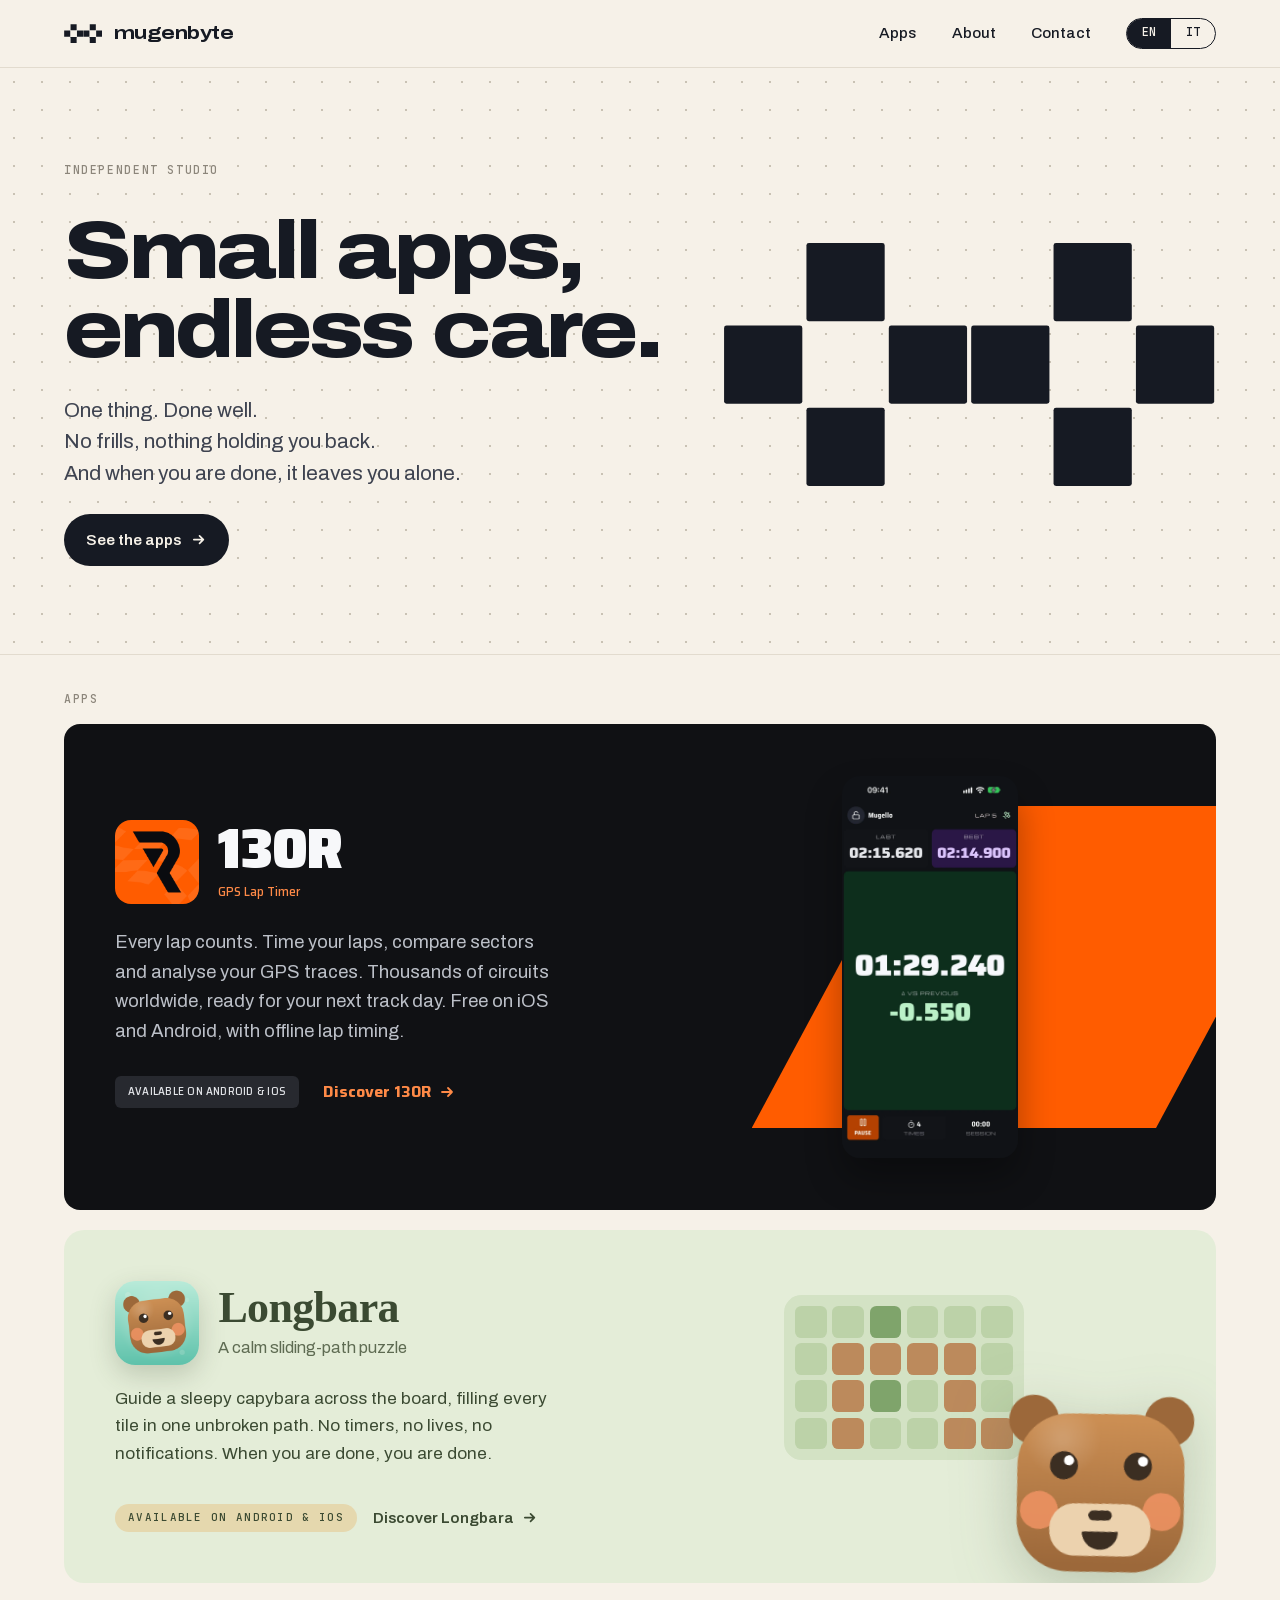
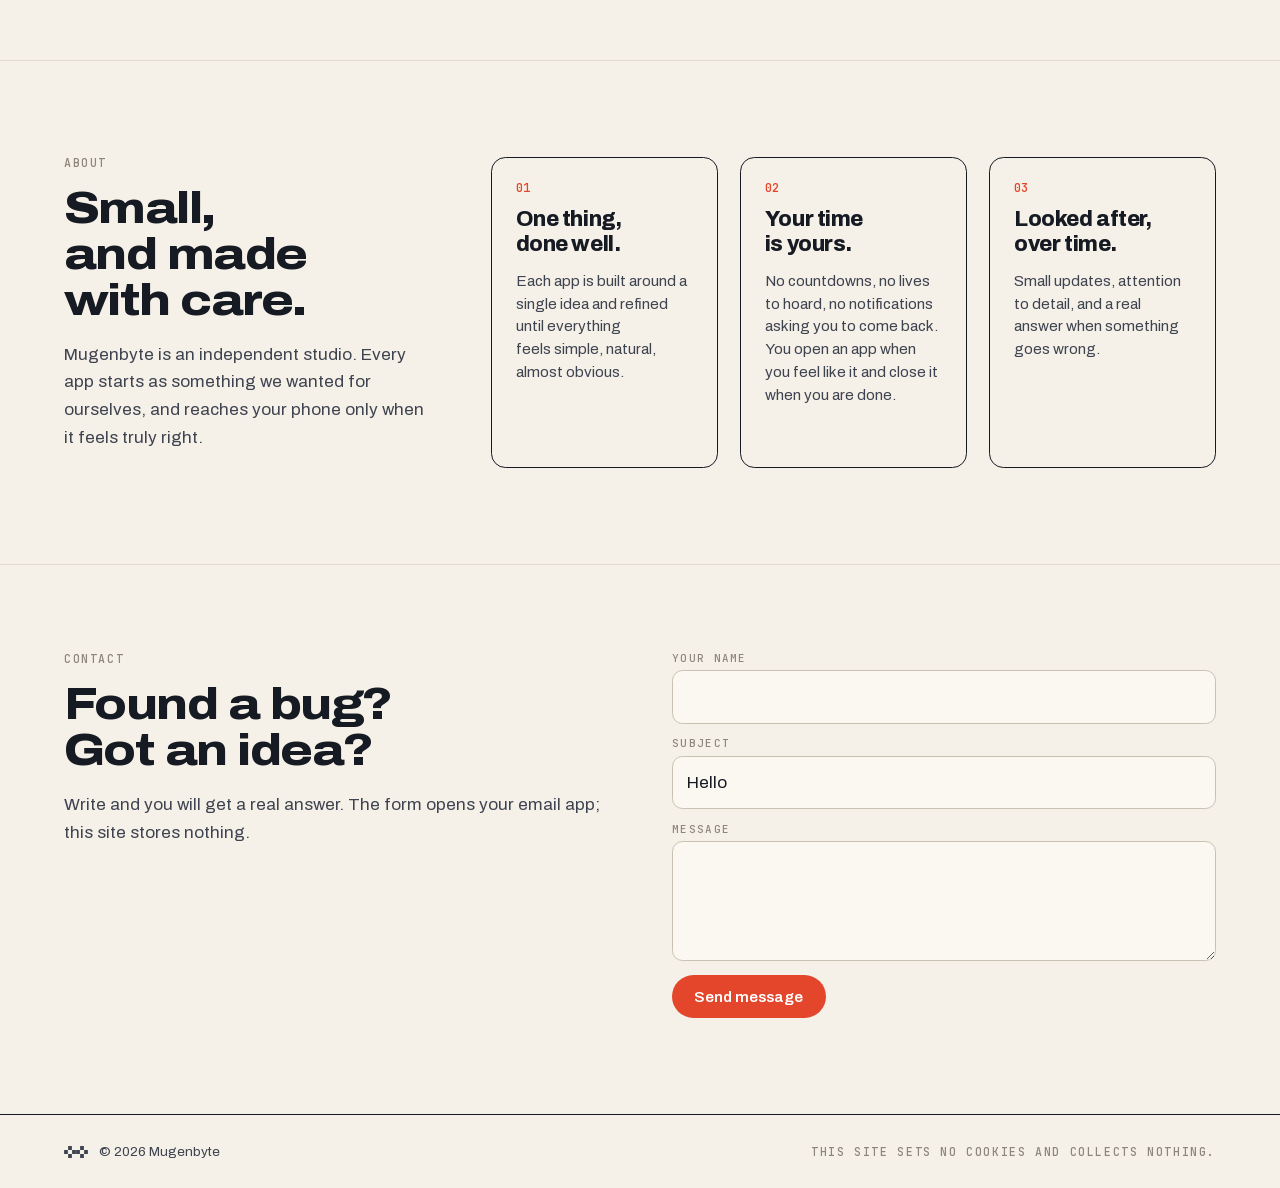
<file: index.html>
<!doctype html>
<html lang="en">
<head>
<meta charset="utf-8">
<meta name="viewport" content="width=device-width, initial-scale=1">
<title data-en="Mugenbyte — small apps, endless care" data-it="Mugenbyte — piccole app, cura infinita">Mugenbyte — small apps, endless care</title>
<meta name="description"
      data-en="Mugenbyte is an independent studio making small mobile apps of different kinds, each built to do one thing well."
      data-it="Mugenbyte è uno studio indipendente che fa piccole app per telefono di tipi diversi, ognuna fatta per fare una cosa sola e bene."
      content="Mugenbyte is an independent studio making small mobile apps of different kinds, each built to do one thing well.">
<link rel="canonical" href="https://www.mugenbyte.com/">
<meta property="og:type" content="website">
<meta property="og:site_name" content="Mugenbyte">
<meta property="og:title" content="Mugenbyte — small apps, endless care">
<meta property="og:description" content="An independent studio making small mobile apps of different kinds, each built to do one thing well.">
<meta property="og:url" content="https://www.mugenbyte.com/">
<meta property="og:image" content="https://www.mugenbyte.com/assets/brand/og.png">
<meta name="twitter:card" content="summary_large_image">
<meta name="twitter:title" content="Mugenbyte — small apps, endless care">
<meta name="twitter:description" content="Independent mobile apps made to do one thing well.">
<meta name="twitter:image" content="https://www.mugenbyte.com/assets/brand/og.png">
<script type="application/ld+json">
{"@context":"https://schema.org","@type":"Organization","name":"Mugenbyte","url":"https://www.mugenbyte.com/","logo":"https://www.mugenbyte.com/assets/brand/icon-512.png","sameAs":["https://apps.apple.com/app/longbara/id6804497431","https://play.google.com/store/apps/details?id=com.pietronux.longbara","https://130r.app"]}
</script>
<meta name="theme-color" content="#F6F1E8" media="(prefers-color-scheme: light)">
<meta name="theme-color" content="#14171E" media="(prefers-color-scheme: dark)">
<link rel="icon" href="/assets/brand/favicon.svg" type="image/svg+xml">
<link rel="apple-touch-icon" href="/assets/brand/apple-touch-icon.png">
<link rel="stylesheet" href="/assets/shared.css">
<link rel="stylesheet" href="/assets/mugenbyte.css">
<script src="/assets/mugenbyte.js"></script>
<style>
  /* La board in miniatura di Longbara: non un ornamento,
     e' il gioco visto da lontano. */
  .board {
    position: absolute; right: clamp(4rem, 30%, 9rem); top: 0;
    display: grid; grid-template-columns: repeat(6, 1fr); gap: .35rem; width: min(100%, 15rem);
    padding: .7rem; border-radius: 1.1rem; background: #D3E2C4;
  }
  .tile { aspect-ratio: 1; border-radius: .4rem; background: #BCD2A8; }
  .tile--path { background: #BC8A5C; }
  .tile--block { background: #7FA46B; }
  .capy {
    position: absolute; right: -1.5rem; bottom: -3.5rem; width: clamp(9rem, 40%, 14rem); height: auto;
    rotate: 8deg; filter: drop-shadow(0 16px 30px rgba(59,74,50,.25));
    animation: bob 7s ease-in-out infinite;
  }
  @keyframes bob { 50% { transform: translateY(-9px) rotate(-2deg); } }
  @font-face { font-family:'130R Saira'; src:url('/assets/fonts/130r-saira.woff2') format('woff2'); font-weight:700 900; font-display:swap; }
  @font-face { font-family:'130R Saira SC'; src:url('/assets/fonts/130r-saira-sc.woff2') format('woff2'); font-weight:500; font-display:swap; }
  @font-face { font-family:'130R Michroma'; src:url('/assets/fonts/130r-michroma.woff2') format('woff2'); font-weight:400; font-display:swap; }
  .app--130r { --a-bg:#101114; --a-ink:#F7F8FA; --a-mute:#BCC0C8; --a-chip:#27292F; border-radius:16px; background:var(--a-bg); font-family:'130R Saira',system-ui,sans-serif; }
  .app--130r:hover { box-shadow:0 18px 44px rgba(16,17,20,.22); }
  .app--130r:focus-visible { outline:3px solid #FF5C00; outline-offset:5px; }
  .app--130r::selection { background:#FF5C00; color:#101114; }
  .app--130r .app-text { gap:1.5rem; }
  .app--130r .app-icon { padding:0; border-radius:16px; box-shadow:none; }
  .app--130r .app-head h3 { font:900 clamp(2.5rem,2rem + 1.8vw,3.5rem)/1 '130R Saira',system-ui,sans-serif; letter-spacing:-.025em; }
  .app--130r .app-head p { color:#FF8A47; font:500 .85rem/1.5 '130R Saira SC',system-ui,sans-serif; }
  .app--130r .app-text > p { color:var(--a-mute); font:400 clamp(1rem,.95rem + .25vw,1.15rem)/1.6 'Archivo',system-ui,sans-serif; margin:0; }
  .app--130r .app-foot { gap:1rem 1.5rem; }
  .app--130r .chip { color:#E5E7EB; border:0; background:var(--a-chip); font:500 .72rem/1.3 '130R Saira SC',system-ui,sans-serif; letter-spacing:.02em; border-radius:6px; }
  .app--130r .app-cta { color:#FF8A47; min-height:44px; font:700 1rem/1.4 '130R Saira',system-ui,sans-serif; }
  .app--130r .app-art { display:grid; place-items:center; min-height:24rem; isolation:isolate; }
  .app--130r .app-art::before { content:''; position:absolute; inset:8% -35% 8% 12%; background:#FF5C00; clip-path:polygon(30% 0,100% 0,70% 100%,0 100%); z-index:-1; }
  .app--130r .app-screen { display:block; width:11rem; height:auto; border-radius:18px; box-shadow:0 20px 36px rgba(0,0,0,.32); }
  @media (max-width:52rem) {
    .app--130r { gap:1.5rem; }
    .app--130r .app-art { min-height:21rem; }
    .app--130r .app-screen { width:9.5rem; }
    .app--130r .app-art::before { inset:5% -35% 5% -15%; }
  }

  @media (max-width: 52rem) {
    .app-art { min-height: 13rem; }
    .board { right: auto; left: 0; }
  }
</style>
</head>
<body>

<header class="site-head">
  <a class="brand" href="/" aria-label="Mugenbyte">
    <span class="mark" aria-hidden="true"><svg viewBox="0 0 6 3"><rect class="bit" x="1.025" y="0.025" width="0.95" height="0.95" rx="0.03"/><rect class="bit" x="4.025" y="0.025" width="0.95" height="0.95" rx="0.03"/><rect class="bit" x="0.025" y="1.025" width="0.95" height="0.95" rx="0.03"/><rect class="bit" x="2.025" y="1.025" width="0.95" height="0.95" rx="0.03"/><rect class="bit" x="3.025" y="1.025" width="0.95" height="0.95" rx="0.03"/><rect class="bit" x="5.025" y="1.025" width="0.95" height="0.95" rx="0.03"/><rect class="bit" x="1.025" y="2.025" width="0.95" height="0.95" rx="0.03"/><rect class="bit" x="4.025" y="2.025" width="0.95" height="0.95" rx="0.03"/></svg></span>
    <span class="wordmark">mugenbyte</span>
  </a>
  <nav class="site-nav" aria-label="Site">
    <a href="#apps" lang="en">Apps</a><a href="#apps" lang="it">App</a>
    <a href="#about" lang="en">About</a><a href="#about" lang="it">Chi siamo</a>
    <a href="#contact" lang="en">Contact</a><a href="#contact" lang="it">Contatti</a>
    <ul class="lang" aria-label="Language">
      <li><button type="button" data-lang="en" aria-pressed="true"><span>EN</span></button></li>
      <li><button type="button" data-lang="it" aria-pressed="false"><span>IT</span></button></li>
    </ul>
  </nav>
</header>

<main>
  <section class="hero dots">
    <div>
      <p class="eyebrow rise" lang="en">Independent studio</p>
      <p class="eyebrow rise" lang="it">Studio indipendente</p>
      <h1 class="rise" lang="en">Small apps,<br>endless care.</h1>
      <h1 class="rise" lang="it">Piccole app,<br>cura infinita.</h1>
      <p class="lede rise" lang="en">One thing. Done well.<br>No frills, nothing holding you back.<br>And when you are done, it leaves you alone.</p>
      <p class="lede rise" lang="it">Una cosa sola. Fatta bene.<br>Senza fronzoli, senza trattenerti.<br>E quando hai finito, ti lascia in pace.</p>
      <div class="hero-actions rise">
        <a class="button" href="#apps"><span lang="en">See the apps</span><span lang="it">Guarda le app</span>
          <svg viewBox="0 0 16 16" fill="none" stroke="currentColor" stroke-width="1.8" stroke-linecap="round" stroke-linejoin="round" aria-hidden="true"><path d="M3 8h10M9 4l4 4-4 4"/></svg></a>
      </div>
    </div>
    <span class="mark rise" aria-hidden="true"><svg viewBox="0 0 6 3"><rect class="bit" x="1.025" y="0.025" width="0.95" height="0.95" rx="0.03"/><rect class="bit" x="4.025" y="0.025" width="0.95" height="0.95" rx="0.03"/><rect class="bit" x="0.025" y="1.025" width="0.95" height="0.95" rx="0.03"/><rect class="bit" x="2.025" y="1.025" width="0.95" height="0.95" rx="0.03"/><rect class="bit" x="3.025" y="1.025" width="0.95" height="0.95" rx="0.03"/><rect class="bit" x="5.025" y="1.025" width="0.95" height="0.95" rx="0.03"/><rect class="bit" x="1.025" y="2.025" width="0.95" height="0.95" rx="0.03"/><rect class="bit" x="4.025" y="2.025" width="0.95" height="0.95" rx="0.03"/></svg></span>
  </section>

  <div class="section-head" id="apps">
    <span class="eyebrow" lang="en">Apps</span>
    <span class="eyebrow" lang="it">App</span>
  </div>

  <div class="apps">

    <!-- 130R: identità racing e schermata reale del cronometro -->
    <a class="app app--130r" href="https://130r.app" target="_blank" rel="noopener noreferrer">
      <div class="app-text">
        <div class="app-head">
          <img class="app-icon" src="/130r/assets/icon.png" alt="" width="1024" height="1024" loading="lazy">
          <div>
            <h3>130R</h3>
            <p lang="en">GPS Lap Timer</p>
            <p lang="it">Cronometro GPS</p>
          </div>
        </div>
        <p lang="en">Every lap counts. Time your laps, compare sectors and analyse your GPS traces. Thousands of circuits worldwide, ready for your next track day. Free on iOS and Android, with offline lap timing.</p>
        <p lang="it">Ogni giro conta. Cronometra i giri, confronta i settori e analizza le tracce GPS. Migliaia di circuiti nel mondo, pronti per la tua prossima giornata in pista. Gratis su iOS e Android, con cronometraggio anche offline.</p>
        <div class="app-foot">
          <span class="chip" lang="en">Available on Android &amp; iOS</span>
          <span class="chip" lang="it">Disponibile su Android e iOS</span>
          <span class="app-cta"><span lang="en">Discover 130R</span><span lang="it">Scopri 130R</span>
            <svg viewBox="0 0 16 16" fill="none" stroke="currentColor" stroke-width="1.8" stroke-linecap="round" stroke-linejoin="round" aria-hidden="true"><path d="M3 8h10M9 4l4 4-4 4"/></svg></span>
        </div>
      </div>
      <div class="app-art" aria-hidden="true">
        <img class="app-screen" src="/130r/assets/live-en.webp" lang="en" width="720" height="1565" alt="" loading="lazy">
        <img class="app-screen" src="/130r/assets/live-it.webp" lang="it" width="720" height="1565" alt="" loading="lazy">
      </div>
    </a>

    <!-- Longbara: la sua ambientazione "bosco", il suo carattere Fraunces -->
    <a class="app" href="/longbara/" style="--a-bg:#E4EDD8; --a-ink:#3B4A32; --a-mute:#5E6B52; --a-chip:rgba(232,166,78,.3);">
      <div class="app-text">
        <div class="app-head">
          <img class="app-icon" src="/longbara/assets/icon.png" alt="" width="512" height="512" loading="lazy">
          <div>
            <h3 style="font-family:'Fraunces',Georgia,serif;font-weight:600;font-stretch:100%;letter-spacing:-.015em;font-variation-settings:'opsz' 60,'SOFT' 40">Longbara</h3>
            <p lang="en">A calm sliding-path puzzle</p>
            <p lang="it">Un puzzle di percorsi, senza fretta</p>
          </div>
        </div>
        <p lang="en">Guide a sleepy capybara across the board, filling every tile in one unbroken path. No timers, no lives, no notifications. When you are done, you are done.</p>
        <p lang="it">Guida un capibara assonnato sulla board, riempiendo ogni casella con un unico percorso continuo. Niente timer, niente vite, niente notifiche. Quando hai finito, hai finito.</p>
        <div class="app-foot">
          <span class="chip" lang="en">Available on Android &amp; iOS</span>
          <span class="chip" lang="it">Disponibile su Android e iOS</span>
          <span class="app-cta"><span lang="en">Discover Longbara</span><span lang="it">Scopri Longbara</span>
            <svg viewBox="0 0 16 16" fill="none" stroke="currentColor" stroke-width="1.8" stroke-linecap="round" stroke-linejoin="round" aria-hidden="true"><path d="M3 8h10M9 4l4 4-4 4"/></svg></span>
        </div>
      </div>
      <div class="app-art" aria-hidden="true">
        <div class="board">
          <div class="tile"></div><div class="tile"></div><div class="tile tile--block"></div><div class="tile"></div><div class="tile"></div><div class="tile"></div>
          <div class="tile"></div><div class="tile tile--path"></div><div class="tile tile--path"></div><div class="tile tile--path"></div><div class="tile tile--path"></div><div class="tile"></div>
          <div class="tile"></div><div class="tile tile--path"></div><div class="tile tile--block"></div><div class="tile"></div><div class="tile tile--path"></div><div class="tile"></div>
          <div class="tile"></div><div class="tile tile--path"></div><div class="tile"></div><div class="tile"></div><div class="tile tile--path"></div><div class="tile tile--path"></div>
        </div>
        <img class="capy" src="/longbara/assets/capybara.png" alt="" width="489" height="489" loading="lazy">
      </div>
    </a>

  </div>

  <section class="about" id="about">
    <div>
      <span class="eyebrow" lang="en">About</span>
      <span class="eyebrow" lang="it">Chi siamo</span>
      <h2 lang="en">Small, and made with care.</h2>
      <h2 lang="it">Piccole, e fatte con cura.</h2>
      <p class="muted" lang="en">Mugenbyte is an independent studio. Every app starts as something we wanted for ourselves, and reaches your phone only when it feels truly right.</p>
      <p class="muted" lang="it">Mugenbyte è uno studio indipendente. Ogni app nasce da qualcosa che volevamo per noi e arriva sul telefono solo quando ci sembra davvero a posto.</p>
    </div>
    <div class="promises">
      <div class="promise">
        <span class="n">01</span>
        <h3 lang="en">One thing, done well.</h3><h3 lang="it">Una cosa sola, fatta bene.</h3>
        <p lang="en">Each app is built around a single idea and refined until everything feels simple, natural, almost obvious.</p>
        <p lang="it">Ogni app nasce intorno a un'unica idea e viene rifinita finché tutto sembra semplice, naturale, quasi ovvio.</p>
      </div>
      <div class="promise">
        <span class="n">02</span>
        <h3 lang="en">Your time is yours.</h3><h3 lang="it">Il tuo tempo è tuo.</h3>
        <p lang="en">No countdowns, no lives to hoard, no notifications asking you to come back. You open an app when you feel like it and close it when you are done.</p>
        <p lang="it">Niente conto alla rovescia, niente vite da conservare, niente notifiche che ti chiedono di tornare. Apri un'app quando ne hai voglia e la chiudi quando hai finito.</p>
      </div>
      <div class="promise">
        <span class="n">03</span>
        <h3 lang="en">Looked after, over time.</h3><h3 lang="it">Curate, nel tempo.</h3>
        <p lang="en">Small updates, attention to detail, and a real answer when something goes wrong.</p>
        <p lang="it">Aggiornamenti piccoli, attenzione ai dettagli e una risposta vera quando qualcosa non va.</p>
      </div>
    </div>
  </section>

  <section class="contact" id="contact">
    <div>
      <span class="eyebrow" lang="en">Contact</span>
      <span class="eyebrow" lang="it">Contatti</span>
      <h2 lang="en">Found a bug?<br>Got an idea?</h2>
      <h2 lang="it">Un errore?<br>Un'idea?</h2>
      <p class="muted" lang="en">Write and you will get a real answer. The form opens your email app; this site stores nothing.</p>
      <p class="muted" lang="it">Scrivi e avrai una risposta vera. Il modulo apre la tua posta; questo sito non conserva nulla.</p>
    </div>
    <form id="contact-form">
      <label><span lang="en">Your name</span><span lang="it">Il tuo nome</span>
        <input type="text" name="name" autocomplete="name" required>
      </label>
      <label><span lang="en">Subject</span><span lang="it">Oggetto</span>
        <input type="text" name="subject" value="Hello" required>
      </label>
      <label><span lang="en">Message</span><span lang="it">Messaggio</span>
        <textarea name="message" required></textarea>
      </label>
      <div><button class="button button--hot" type="submit"><span lang="en">Send message</span><span lang="it">Invia il messaggio</span></button></div>
    </form>
  </section>
</main>

<footer class="site-foot">
  <span class="brand">
    <span class="mark" aria-hidden="true"><svg viewBox="0 0 6 3"><rect class="bit" x="1.025" y="0.025" width="0.95" height="0.95" rx="0.03"/><rect class="bit" x="4.025" y="0.025" width="0.95" height="0.95" rx="0.03"/><rect class="bit" x="0.025" y="1.025" width="0.95" height="0.95" rx="0.03"/><rect class="bit" x="2.025" y="1.025" width="0.95" height="0.95" rx="0.03"/><rect class="bit" x="3.025" y="1.025" width="0.95" height="0.95" rx="0.03"/><rect class="bit" x="5.025" y="1.025" width="0.95" height="0.95" rx="0.03"/><rect class="bit" x="1.025" y="2.025" width="0.95" height="0.95" rx="0.03"/><rect class="bit" x="4.025" y="2.025" width="0.95" height="0.95" rx="0.03"/></svg></span>
    <span>© <span id="year">2026</span> Mugenbyte</span>
  </span>
  <span class="eyebrow" lang="en">This site sets no cookies and collects nothing.</span>
  <span class="eyebrow" lang="it">Questo sito non usa cookie e non raccoglie nulla.</span>
</footer>

<script>
(function () {
  // L'indirizzo non sta scritto nel sorgente: un mailto in chiaro su una pagina
  // indicizzata si paga in spam. Per passare a un modulo vero (Formspree e simili)
  // basta mettere qui l'endpoint; da quel momento un terzo tratterebbe i dati di chi
  // scrive e l'informativa andrebbe integrata.
  var user = ['support', 'mugenbyte.com'];
  var ENDPOINT = '';
  var form = document.getElementById('contact-form');
  form.addEventListener('submit', function (event) {
    event.preventDefault();
    var data = new FormData(form);
    var name = (data.get('name') || '').trim();
    var subject = (data.get('subject') || 'Hello').trim();
    var message = (data.get('message') || '').trim();
    if (ENDPOINT) {
      fetch(ENDPOINT, { method: 'POST', body: data, headers: { Accept: 'application/json' } })
        .then(function () { form.reset(); })
        .catch(function () {});
      return;
    }
    window.location.href = 'mailto:' + user.join('@') +
      '?subject=' + encodeURIComponent(subject) +
      '&body=' + encodeURIComponent(message + '\n\n— ' + name);
  });
})();
</script>
</body>
</html>
</file>
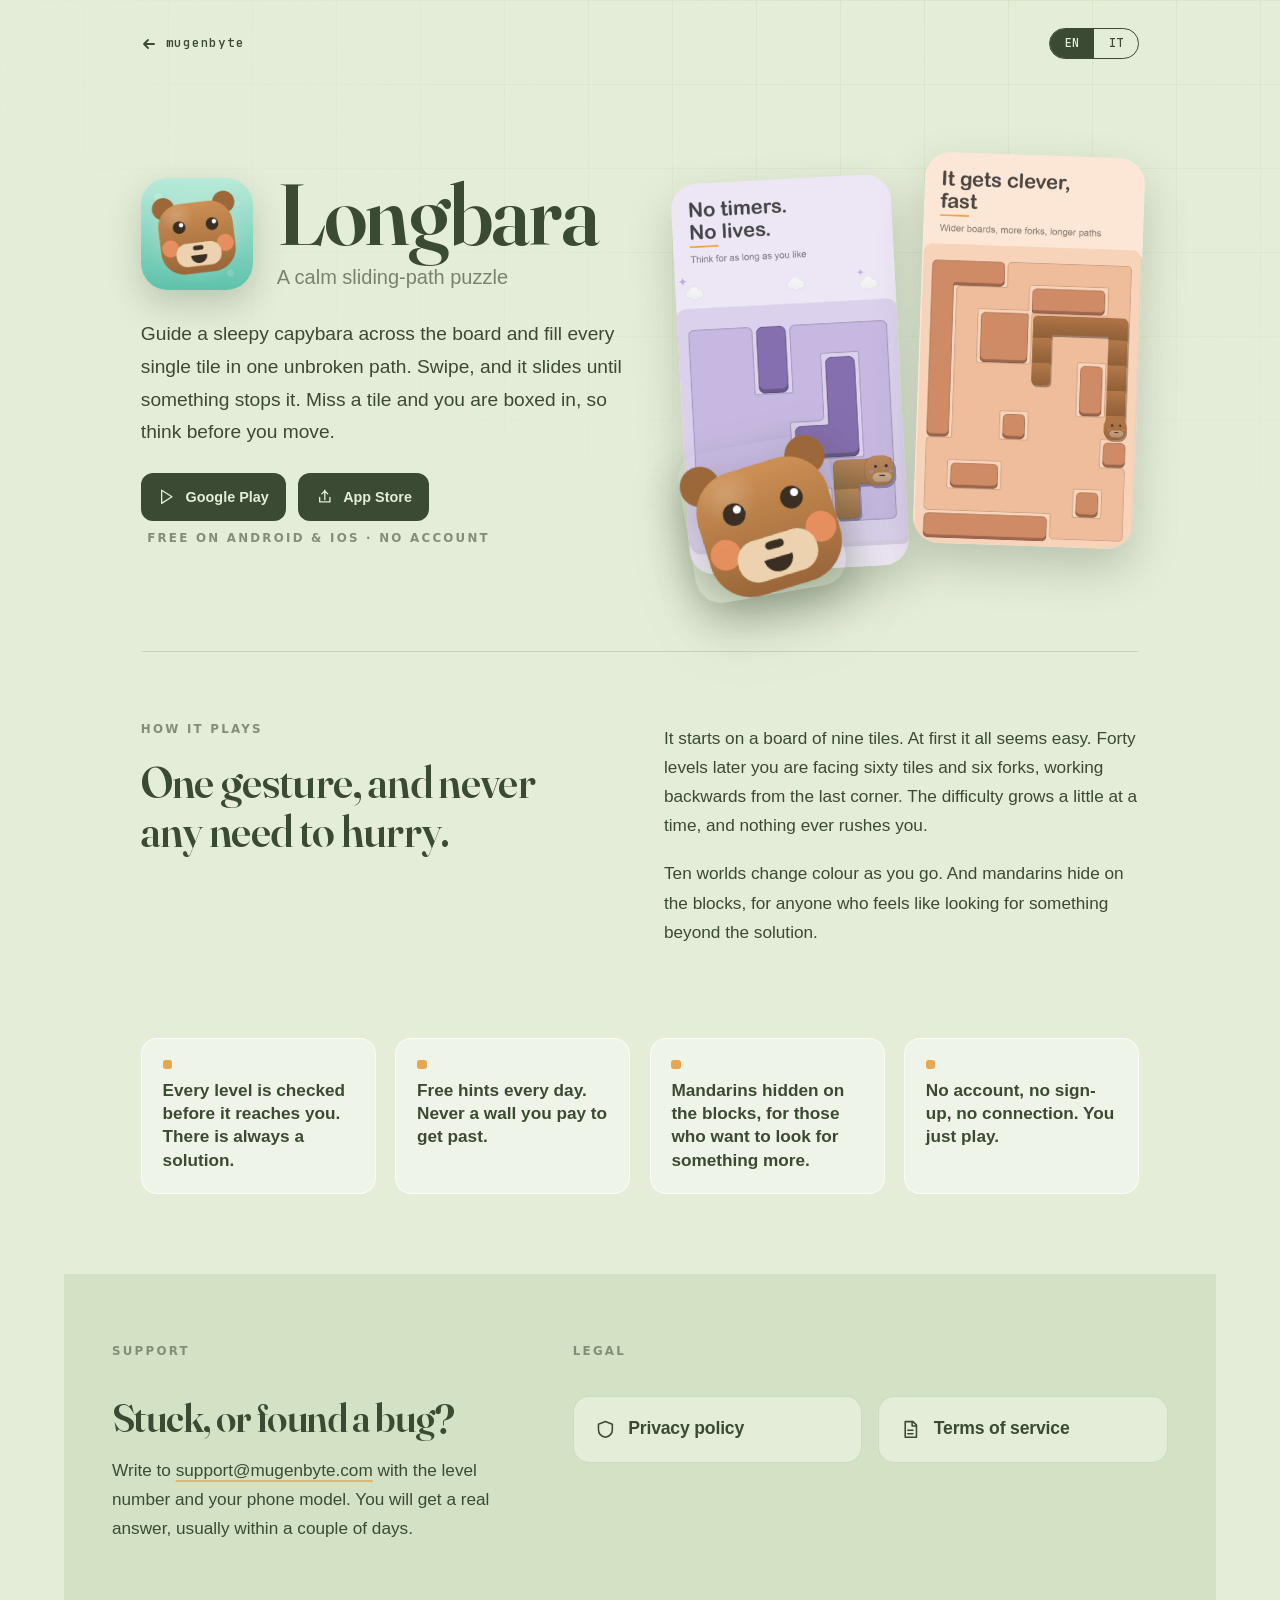
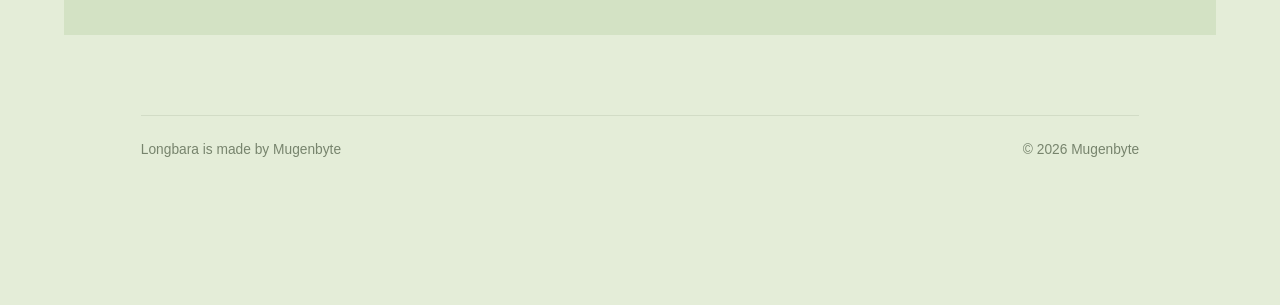
<file: longbara/index.html>
<!doctype html>
<html lang="en" data-world="bosco">
<head>
<meta charset="utf-8">
<meta name="viewport" content="width=device-width, initial-scale=1">
<title data-en="Longbara — a calm sliding-path puzzle" data-it="Longbara — un puzzle di percorsi, senza fretta">Longbara — a calm sliding-path puzzle</title>
<meta name="description"
      data-en="Guide a sleepy capybara across the board and fill every tile in one unbroken path. No timers, no lives. Free, by Mugenbyte."
      data-it="Guida un capibara assonnato sulla board e riempi ogni casella con un solo percorso continuo. Niente timer, niente vite. Gratis, di Mugenbyte."
      content="Guide a sleepy capybara across the board and fill every tile in one unbroken path. No timers, no lives. Free, by Mugenbyte.">
<link rel="canonical" href="https://www.mugenbyte.com/longbara/">
<meta property="og:type" content="website">
<meta property="og:site_name" content="Mugenbyte">
<meta property="og:title" content="Longbara — a calm sliding-path puzzle">
<meta property="og:description" content="Guide a sleepy capybara across the board and fill every tile in one unbroken path. No timers, no lives.">
<meta property="og:url" content="https://www.mugenbyte.com/longbara/">
<meta property="og:image" content="https://www.mugenbyte.com/longbara/assets/icon.png">
<meta name="twitter:card" content="summary_large_image">
<meta name="twitter:title" content="Longbara — a calm sliding-path puzzle">
<meta name="twitter:description" content="Guide a sleepy capybara across the board and fill every tile in one unbroken path.">
<meta name="twitter:image" content="https://www.mugenbyte.com/longbara/assets/icon.png">
<script type="application/ld+json">
{"@context":"https://schema.org","@type":"MobileApplication","name":"Longbara","operatingSystem":"iOS, Android","applicationCategory":"GameApplication","description":"A calm sliding-path puzzle where every move matters.","url":"https://www.mugenbyte.com/longbara/","downloadUrl":["https://apps.apple.com/app/longbara/id6804497431","https://play.google.com/store/apps/details?id=com.pietronux.longbara"],"author":{"@type":"Organization","name":"Mugenbyte","url":"https://www.mugenbyte.com/"}}
</script>
<meta name="theme-color" content="#E4EDD8" media="(prefers-color-scheme: light)">
<meta name="theme-color" content="#3B4A32" media="(prefers-color-scheme: dark)">
<link rel="icon" href="/longbara/assets/icon.png" type="image/png">
<link rel="apple-touch-icon" href="/longbara/assets/icon.png">
<link rel="stylesheet" href="/assets/shared.css">
<link rel="stylesheet" href="/assets/site.css">
<link rel="stylesheet" href="/longbara/longbara.css">
<script src="/assets/mugenbyte.js"></script>
<style>
  main { max-width: 72rem; }

  /* --- apertura: icona, nome, i due negozi, gli screenshot --- */
  .hero {
    display: grid; grid-template-columns: minmax(0, 1.1fr) minmax(0, 1fr); gap: clamp(2rem, 5vw, 4rem); align-items: center;
    padding: clamp(2.5rem, 7vw, 5rem) 0 clamp(2.5rem, 6vw, 4.5rem);
  }
  .hero > div:first-child { display: flex; flex-direction: column; gap: 1.5rem; }
  .title { display: flex; align-items: center; gap: clamp(1rem, 3vw, 1.5rem); }
  .title img { width: clamp(76px, 12vw, 112px); height: auto; border-radius: 24%; flex: none;
               box-shadow: 0 14px 34px color-mix(in oklab, var(--ink) 24%, transparent); }
  .title h1 { font-size: clamp(3rem, 1.8rem + 5vw, 5.4rem); line-height: .95; }
  .title p { margin: .35rem 0 0; font-size: clamp(1.05rem, 1rem + .4vw, 1.25rem); }
  .hero .lede { font-size: clamp(1.05rem, 1rem + .4vw, 1.2rem); max-width: 32rem; margin: 0; }

  .stores { display: flex; align-items: center; gap: .75rem; flex-wrap: wrap; }
  .store {
    display: inline-flex; align-items: center; gap: .6rem; padding: .75rem 1.1rem; border-radius: .75rem;
    background: var(--ink); color: var(--sky); font-weight: 600; font-size: .9rem; text-decoration: none;
  }
  .store svg { width: 1.1rem; height: 1.1rem; }
  .store[aria-disabled="true"] { opacity: .85; cursor: default; }
  .store small { font-weight: 500; opacity: .7; font-size: .8em; }
  .stores .eyebrow { margin: 0 0 0 .4rem; }

  .shots { display: flex; justify-content: flex-end; align-items: flex-end; gap: 1.2rem; position: relative; padding: 1rem 0 2rem; }
  .shots img {
    width: clamp(120px, 18vw, 220px); height: auto; border-radius: clamp(14px, 2.4vw, 26px);
    box-shadow: 0 20px 44px color-mix(in oklab, var(--ink) 25%, transparent);
  }
  .shots img:nth-child(1) { rotate: -3deg; translate: 0 1.5rem; }
  .shots img:nth-child(2) { rotate: 2deg; }
  .shots .capy {
    position: absolute; left: -.5rem; bottom: -1rem; width: clamp(7rem, 12vw, 9.5rem); rotate: -10deg;
    filter: drop-shadow(0 12px 22px color-mix(in oklab, var(--ink) 25%, transparent));
    animation: bob 7s ease-in-out infinite;
  }
  @keyframes bob { 50% { transform: translateY(-9px) rotate(3deg); } }
  @media (max-width: 52rem) {
    .hero { grid-template-columns: 1fr; }
    .shots { justify-content: flex-start; padding-left: 5rem; }
    .shots .capy { left: -1rem; }
  }

  /* --- come si gioca --- */
  .facts {
    display: grid; grid-template-columns: repeat(4, minmax(0, 1fr)); gap: 1.2rem; list-style: none; margin: 0; padding: 0;
  }
  .facts li {
    display: flex; flex-direction: column; gap: .6rem; padding: 1.3rem; border-radius: 1rem;
    background: color-mix(in oklab, #fff 42%, transparent); border: 1px solid color-mix(in oklab, #fff 70%, transparent);
    font-weight: 600; line-height: 1.35;
  }
  .facts li::before { content: ""; width: .6rem; height: .6rem; border-radius: .18rem; background: var(--accent); }
  @media (max-width: 60rem) { .facts { grid-template-columns: repeat(2, minmax(0, 1fr)); } }
  @media (max-width: 34rem) { .facts { grid-template-columns: 1fr; } }

  .story { display: grid; grid-template-columns: minmax(0, 1fr) minmax(0, 1fr); gap: clamp(1.5rem, 4vw, 3rem); padding: clamp(2.5rem, 6vw, 4.5rem) 0; }
  .story p { max-width: 30rem; }
  @media (max-width: 52rem) { .story { grid-template-columns: 1fr; } }

  /* --- supporto e file di rilascio: la fascia piu' scura --- */
  .release {
    display: grid; grid-template-columns: minmax(0, 1fr) minmax(0, 1.5fr); gap: clamp(2rem, 5vw, 4rem);
    padding: clamp(2.5rem, 6vw, 4.5rem) clamp(1.4rem, 4vw, 3rem); margin: 0 calc(-1 * var(--edge));
    background: var(--board);
  }
  .release > div { display: flex; flex-direction: column; gap: 1rem; }
  .release h2 { font-size: clamp(1.7rem, 1.2rem + 1.8vw, 2.5rem); }
  .files { display: grid; grid-template-columns: repeat(2, minmax(0, 1fr)); gap: 1rem; }
  .file {
    display: flex; align-items: center; gap: .8rem; padding: 1.1rem 1.3rem; border-radius: 1rem; text-decoration: none;
    background: var(--sky); border: 1px solid color-mix(in oklab, var(--ink) 12%, transparent);
    transition: transform .3s cubic-bezier(.16,1,.3,1), box-shadow .3s;
  }
  .file:hover { transform: translateY(-3px); box-shadow: 0 14px 30px color-mix(in oklab, var(--ink) 16%, transparent); }
  .file svg { width: 1.3rem; height: 1.3rem; flex: none; }
  .file strong { font-size: 1.1rem; letter-spacing: -.01em; }
  @media (max-width: 60rem) { .release { grid-template-columns: 1fr; } }
  @media (max-width: 40rem) { .files { grid-template-columns: 1fr; } }

  @media (prefers-color-scheme: dark) {
    .store { background: var(--sky); color: var(--ink); }
    .facts li { background: color-mix(in oklab, var(--sky) 8%, transparent); border-color: color-mix(in oklab, var(--sky) 14%, transparent); }
    .release { background: color-mix(in oklab, var(--ink) 80%, var(--sky)); }
    .file { background: var(--ink); border-color: color-mix(in oklab, var(--sky) 18%, transparent); }
  }
</style>
</head>
<body>
<main>
  <div class="app-head">
    <a class="back" href="/"><svg viewBox="0 0 16 16" fill="none" stroke="currentColor" stroke-width="1.8" stroke-linecap="round" stroke-linejoin="round" aria-hidden="true"><path d="M13 8H3M7 4L3 8l4 4"/></svg>mugenbyte</a>
    <ul class="lang" aria-label="Language">
      <li><button type="button" data-lang="en" aria-pressed="true"><span>EN</span></button></li>
      <li><button type="button" data-lang="it" aria-pressed="false"><span>IT</span></button></li>
    </ul>
  </div>

  <header class="hero">
    <div>
      <div class="title rise">
        <img src="/longbara/assets/icon.png" alt="" width="512" height="512">
        <div>
          <h1>Longbara</h1>
          <p class="muted" lang="en">A calm sliding-path puzzle</p>
          <p class="muted" lang="it">Un puzzle di percorsi, senza fretta</p>
        </div>
      </div>
      <p class="lede rise" lang="en">Guide a sleepy capybara across the board and fill every single tile in one unbroken path. Swipe, and it slides until something stops it. Miss a tile and you are boxed in, so think before you move.</p>
      <p class="lede rise" lang="it">Guida un capibara assonnato sulla board e riempi ogni singola casella con un solo percorso continuo. Scorri il dito e lui scivola finché qualcosa non lo ferma. Salta una casella e resti chiuso dentro: pensa prima di muovere.</p>
      <div class="stores rise">
        <a class="store" href="https://play.google.com/store/apps/details?id=com.pietronux.longbara" target="_blank" rel="noopener noreferrer"><svg viewBox="0 0 24 24" fill="none" stroke="currentColor" stroke-width="1.8" stroke-linecap="round" stroke-linejoin="round" aria-hidden="true"><path d="M5 3l14 9-14 9V3z"/></svg>Google Play</a>
        <a class="store" href="https://apps.apple.com/app/longbara/id6804497431" target="_blank" rel="noopener noreferrer"><svg viewBox="0 0 24 24" fill="none" stroke="currentColor" stroke-width="1.8" stroke-linecap="round" stroke-linejoin="round" aria-hidden="true"><path d="M12 3v13M8 8l4-4 4 4M5 13v6h14v-6"/></svg>App Store</a>
        <span class="eyebrow" lang="en">Free on Android &amp; iOS · no account</span>
        <span class="eyebrow" lang="it">Gratis su Android e iOS · senza account</span>
      </div>
    </div>
    <div class="shots rise" aria-hidden="true">
      <img src="/longbara/assets/shot-2.png" alt="" width="576" height="1024" loading="lazy">
      <img src="/longbara/assets/shot-3.png" alt="" width="576" height="1024" loading="lazy">
      <img class="capy" src="/longbara/assets/capybara.png" alt="" width="489" height="489" loading="lazy">
    </div>
  </header>

  <hr class="rule">

  <section class="story">
    <div>
      <p class="eyebrow" lang="en">How it plays</p>
      <p class="eyebrow" lang="it">Come si gioca</p>
      <h2 lang="en">One gesture, and never any need to hurry.</h2>
      <h2 lang="it">Un gesto solo, senza mai dover fare in fretta.</h2>
    </div>
    <div>
      <p lang="en">It starts on a board of nine tiles. At first it all seems easy. Forty levels later you are facing sixty tiles and six forks, working backwards from the last corner. The difficulty grows a little at a time, and nothing ever rushes you.</p>
      <p lang="it">Si parte da una board di nove caselle. All'inizio sembra tutto semplice. Quaranta livelli dopo, ti ritrovi davanti a sessanta caselle e sei bivi, a ragionare a ritroso dall'ultimo angolo. La difficoltà cresce poco alla volta, senza che nulla ti metta fretta.</p>
      <p lang="en">Ten worlds change colour as you go. And mandarins hide on the blocks, for anyone who feels like looking for something beyond the solution.</p>
      <p lang="it">Dieci ambientazioni cambiano colore man mano che avanzi. E sui blocchi si nascondono mandarini, per chi ha voglia di cercare qualcosa oltre la soluzione.</p>
    </div>
  </section>

  <ul class="facts">
    <li><span lang="en">Every level is checked before it reaches you. There is always a solution.</span><span lang="it">Ogni livello è verificato prima di arrivare a te. Una soluzione c'è sempre.</span></li>
    <li><span lang="en">Free hints every day. Never a wall you pay to get past.</span><span lang="it">Suggerimenti gratis ogni giorno. Mai un muro da pagare per andare avanti.</span></li>
    <li><span lang="en">Mandarins hidden on the blocks, for those who want to look for something more.</span><span lang="it">Mandarini nascosti sui blocchi, per chi vuole cercare qualcosa in più.</span></li>
    <li><span lang="en">No account, no sign-up, no connection. You just play.</span><span lang="it">Niente account, niente iscrizione, niente connessione. Puoi giocare e basta.</span></li>
  </ul>

  <section class="release" id="support" style="margin-top:clamp(3rem,7vw,5rem)">
    <div>
      <p class="eyebrow" lang="en">Support</p>
      <p class="eyebrow" lang="it">Supporto</p>
      <h2 lang="en">Stuck, or found a bug?</h2>
      <h2 lang="it">Bloccato, o hai trovato un errore?</h2>
      <p lang="en">Write to <a href="mailto:support@mugenbyte.com">support@mugenbyte.com</a> with the level number and your phone model. You will get a real answer, usually within a couple of days.</p>
      <p lang="it">Scrivi a <a href="mailto:support@mugenbyte.com">support@mugenbyte.com</a> con il numero del livello e il modello del telefono. Avrai una risposta vera, di solito entro un paio di giorni.</p>
    </div>
    <div id="legal">
      <p class="eyebrow" lang="en">Legal</p>
      <p class="eyebrow" lang="it">Documenti</p>
      <div class="files">
        <a class="file" href="/longbara/privacy">
          <svg viewBox="0 0 24 24" fill="none" stroke="currentColor" stroke-width="1.8" stroke-linecap="round" stroke-linejoin="round" aria-hidden="true"><path d="M12 3l8 3v6c0 5-3.5 8-8 9-4.5-1-8-4-8-9V6l8-3z"/></svg>
          <strong lang="en">Privacy policy</strong><strong lang="it">Informativa sulla privacy</strong>
        </a>
        <a class="file" href="/longbara/terms">
          <svg viewBox="0 0 24 24" fill="none" stroke="currentColor" stroke-width="1.8" stroke-linecap="round" stroke-linejoin="round" aria-hidden="true"><path d="M6 3h9l4 4v14H6V3zM14 3v5h5M9 13h6M9 17h6"/></svg>
          <strong lang="en">Terms of service</strong><strong lang="it">Termini di servizio</strong>
        </a>
      </div>
    </div>
  </section>

  <footer class="app-foot muted">
    <span><span lang="en">Longbara is made by</span><span lang="it">Longbara è fatto da</span> <a href="/">Mugenbyte</a></span>
    <span>© <span id="year">2026</span> Mugenbyte</span>
  </footer>
</main>
</body>
</html>
</file>
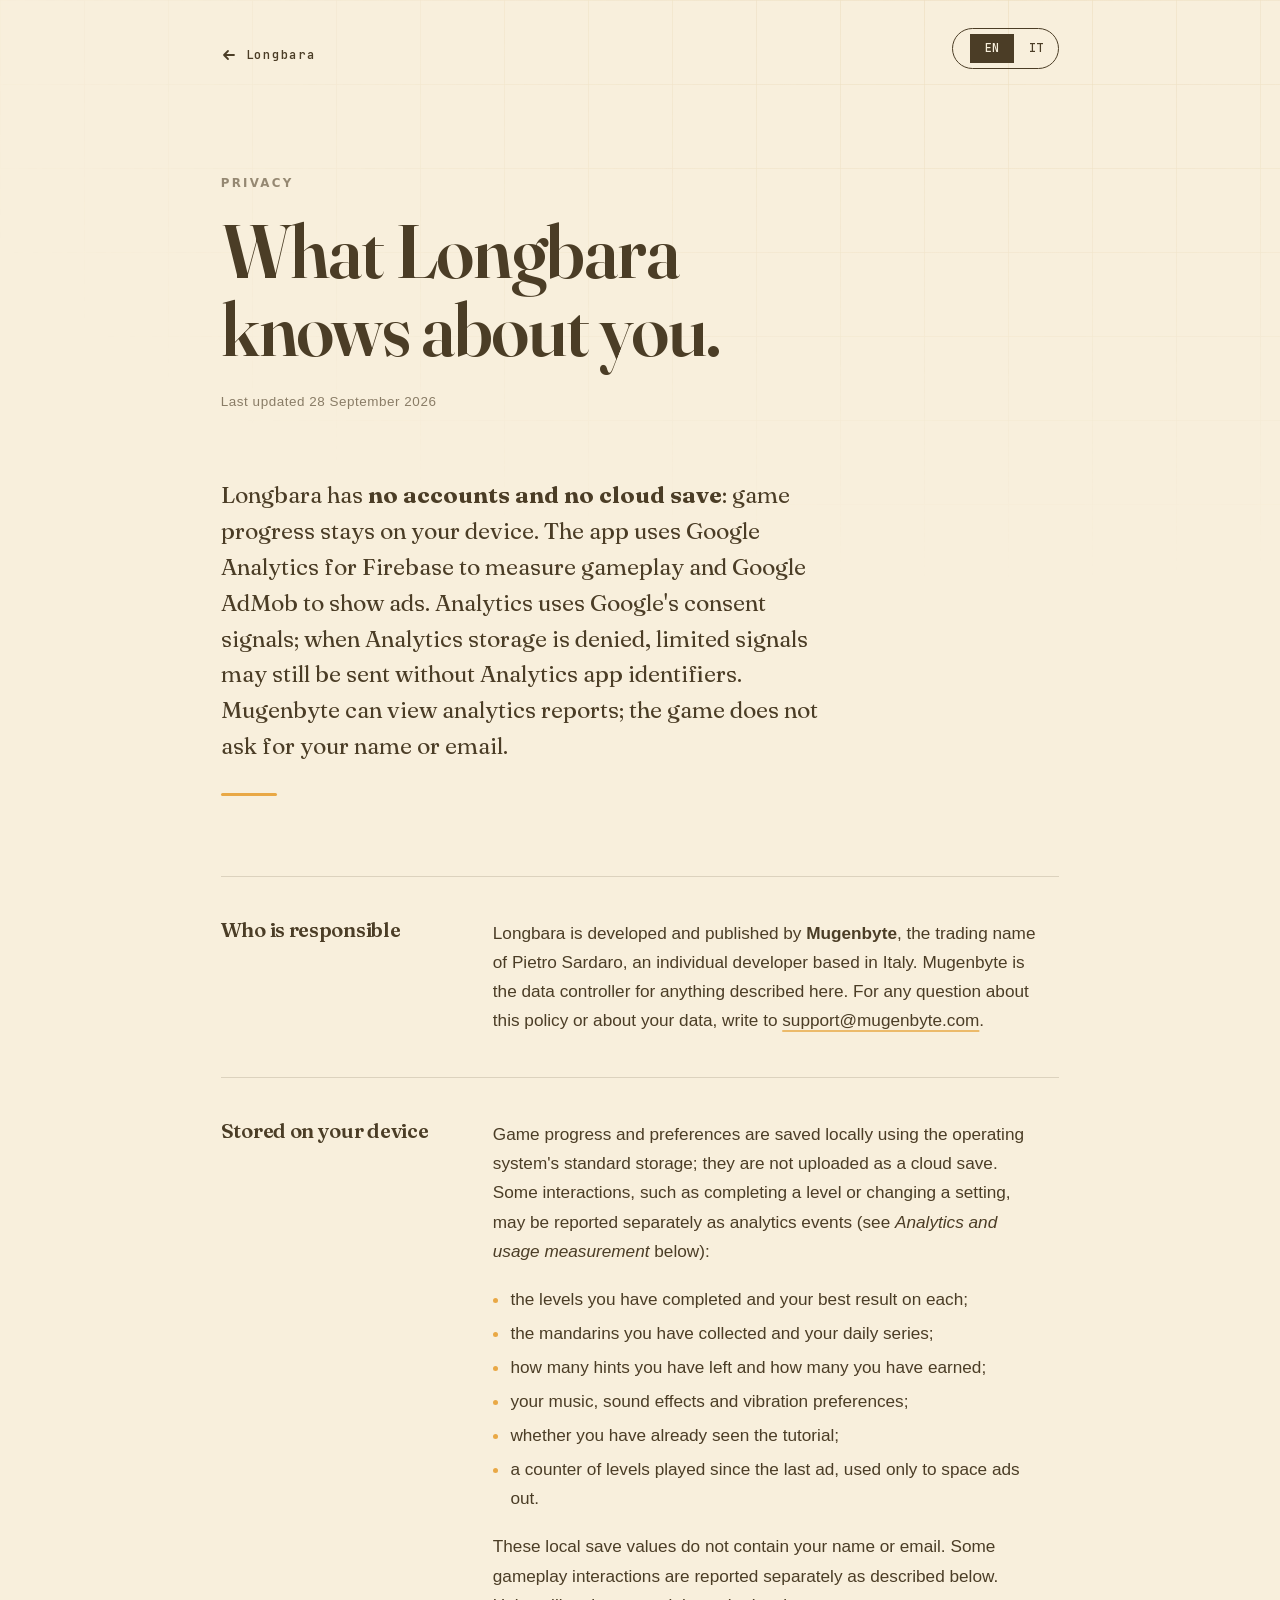
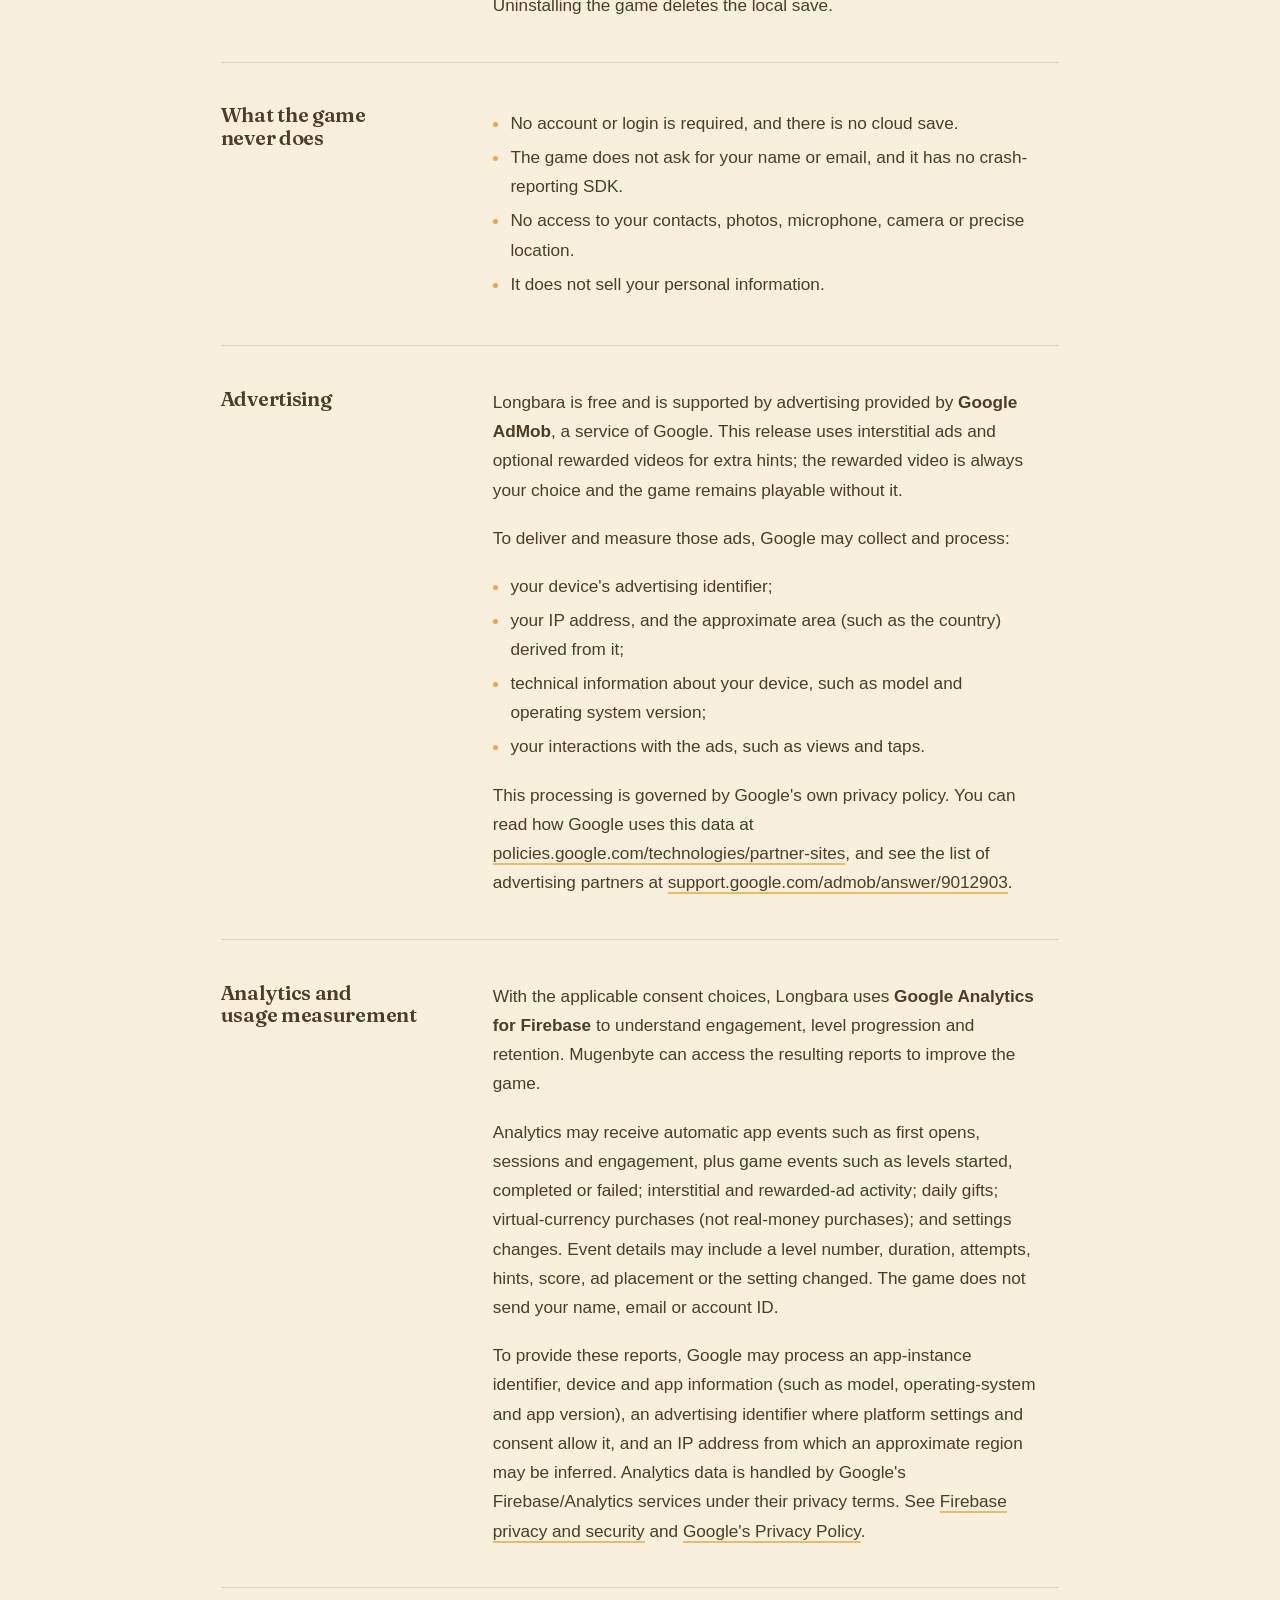
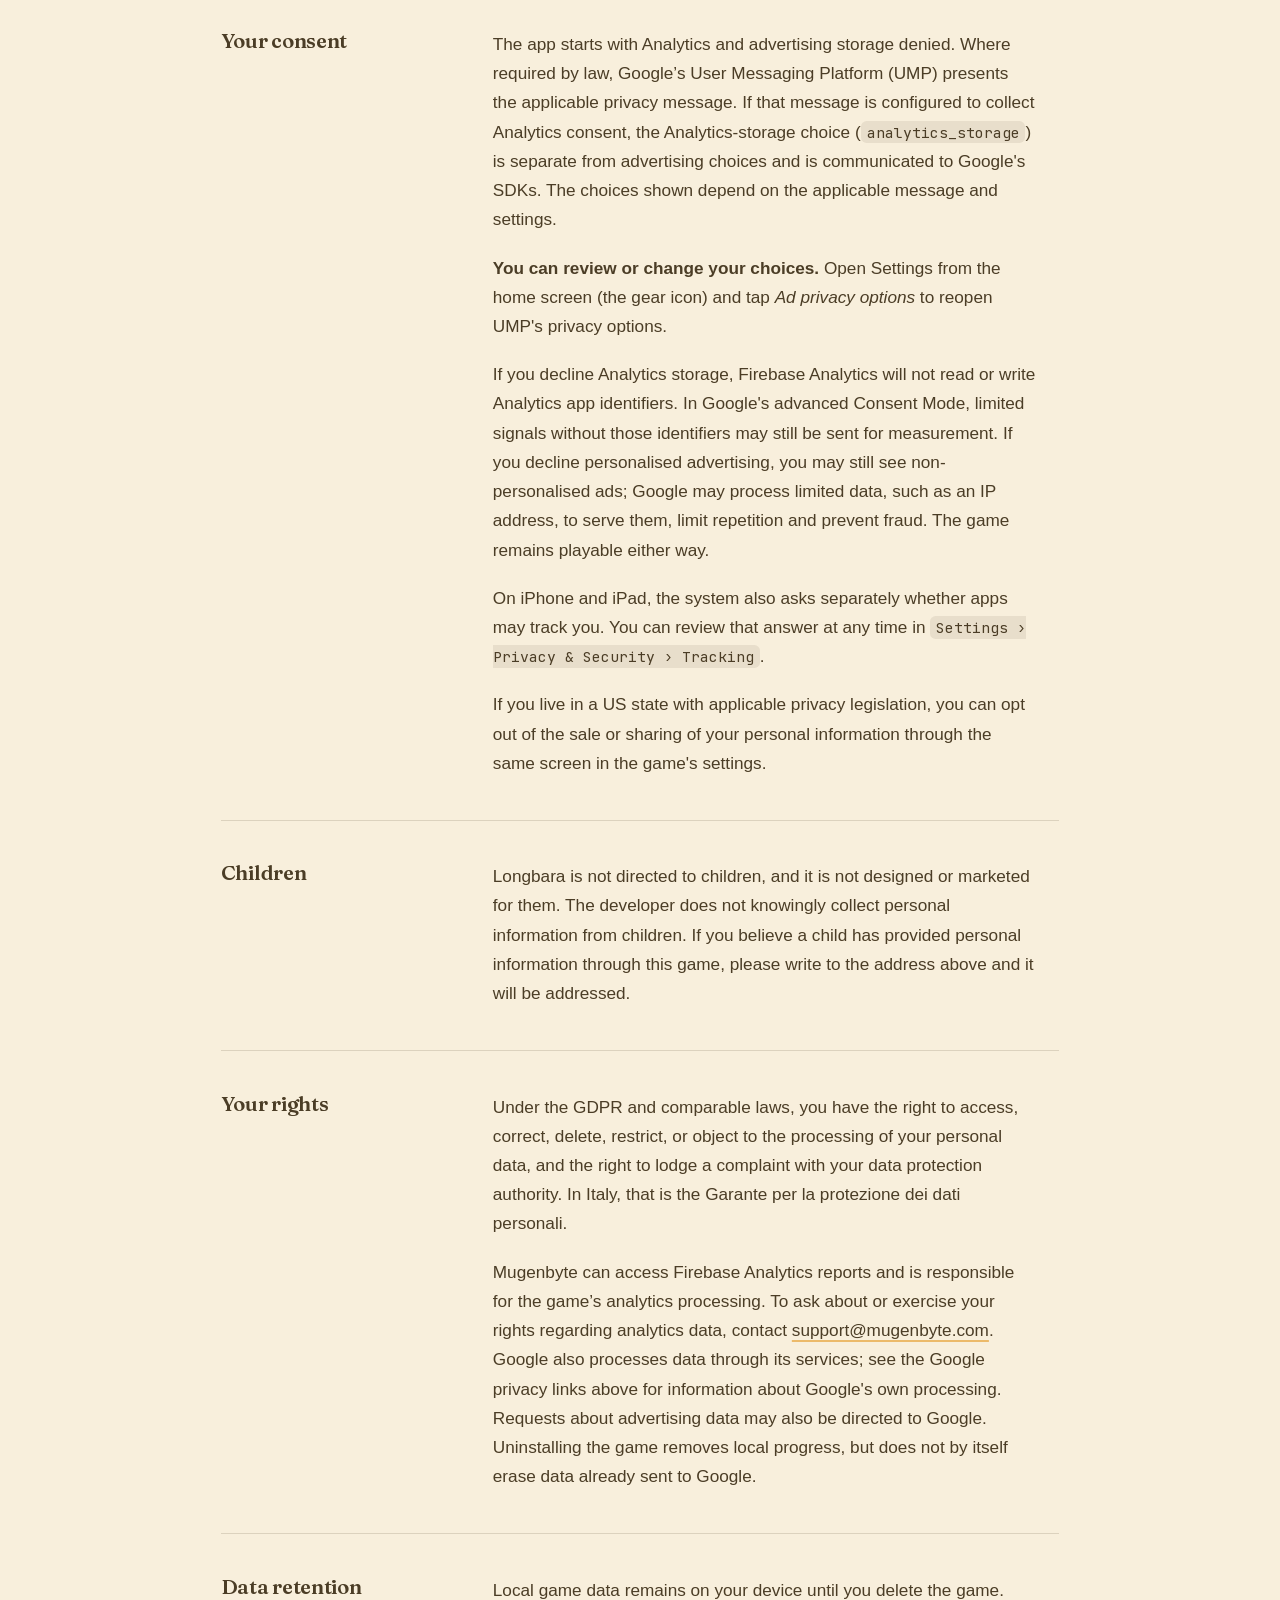
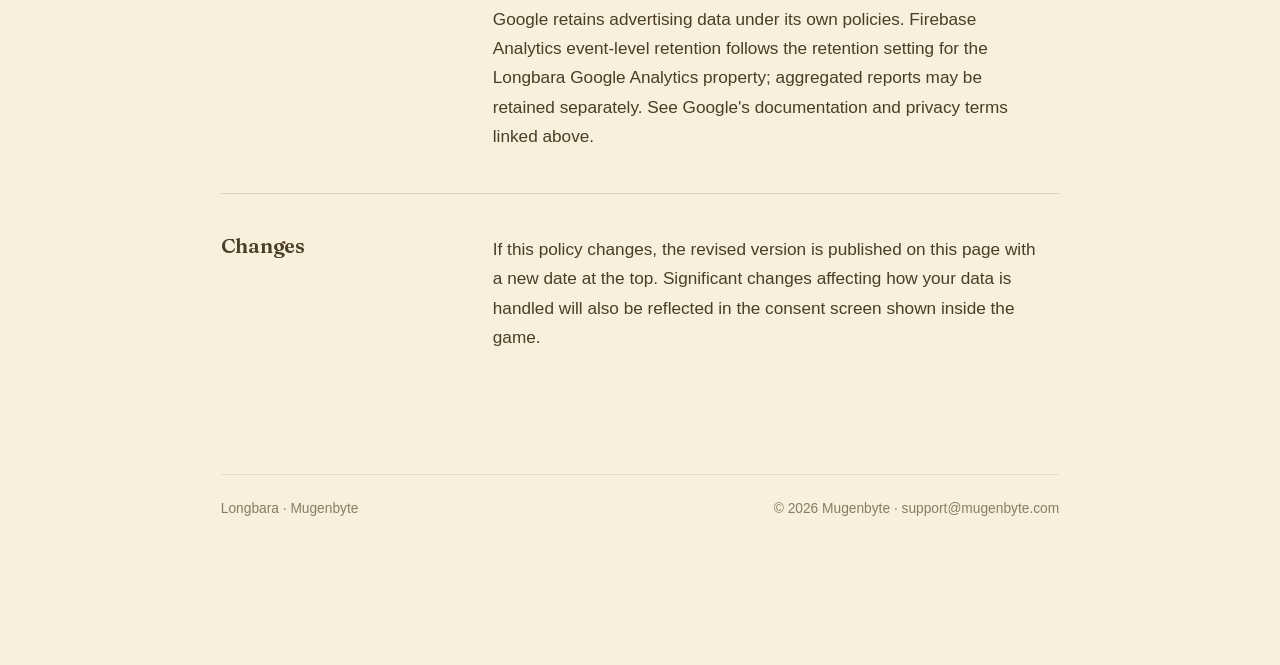
<file: longbara/privacy.html>
<!doctype html>
<html lang="en" data-world="sabbia">
<head>
<meta charset="utf-8">
<meta name="viewport" content="width=device-width, initial-scale=1">
<title data-en="Longbara — Privacy Policy" data-it="Longbara — Informativa sulla privacy">Longbara — Privacy Policy</title>
<meta name="description"
      data-en="What Longbara stores and how Google Ads and Firebase Analytics process usage data."
      data-it="Cosa salva Longbara e come Google Ads e Firebase Analytics trattano i dati di utilizzo."
      content="What Longbara stores and how Google Ads and Firebase Analytics process usage data.">
<link rel="canonical" href="https://www.mugenbyte.com/longbara/privacy">
<link rel="icon" href="/longbara/assets/icon.png" type="image/png">
<link rel="stylesheet" href="/assets/shared.css">
<link rel="stylesheet" href="/assets/site.css">
<link rel="stylesheet" href="/longbara/longbara.css">
<script src="/assets/mugenbyte.js"></script>
<style> main { max-width: 62rem; } </style>
</head>
<body>
<main class="legal">
  <div class="app-head">
    <a class="back" href="/longbara/"><svg viewBox="0 0 16 16" fill="none" stroke="currentColor" stroke-width="1.8" stroke-linecap="round" stroke-linejoin="round" aria-hidden="true"><path d="M13 8H3M7 4L3 8l4 4"/></svg>Longbara</a>
    <ul class="lang" aria-label="Language">
      <li><button type="button" data-lang="en" aria-pressed="true"><span>EN</span></button></li>
      <li><button type="button" data-lang="it" aria-pressed="false"><span>IT</span></button></li>
    </ul>
  </div>

  <header class="legal-head">
    <p class="eyebrow rise">Privacy</p>
    <h1 class="rise" lang="en">What Longbara knows about you.</h1>
    <h1 class="rise" lang="it">Cosa sa Longbara di te.</h1>
    <p class="stamp muted rise" lang="en">Last updated 28 September 2026</p>
    <p class="stamp muted rise" lang="it">Ultimo aggiornamento: 28 settembre 2026</p>
  </header>

  <p class="summary rise" lang="en">
    Longbara has <strong>no accounts and no cloud save</strong>: game progress stays on your device. The app uses Google Analytics for Firebase to measure gameplay and Google AdMob to show ads. Analytics uses Google's consent signals; when Analytics storage is denied, limited signals may still be sent without Analytics app identifiers. Mugenbyte can view analytics reports; the game does not ask for your name or email.
  </p>
  <p class="summary rise" lang="it">
    Longbara <strong>non ha account né salvataggi nel cloud</strong>: i progressi restano sul tuo dispositivo. L'app usa Google Analytics for Firebase per misurare il gameplay e Google AdMob per mostrare annunci. Analytics usa i segnali di consenso Google; se la conservazione Analytics è negata, possono comunque essere inviati segnali limitati senza identificativi Analytics dell'app. Mugenbyte può consultare i rapporti Analytics; il gioco non ti chiede nome o email.
  </p>

  <section>
    <h2 lang="en">Who is responsible</h2><h2 lang="it">Chi è il titolare</h2>
    <div lang="en">
      <p>Longbara is developed and published by <strong>Mugenbyte</strong>, the trading name of Pietro Sardaro, an individual developer based in Italy. Mugenbyte is the data controller for anything described here. For any question about this policy or about your data, write to <a href="mailto:support@mugenbyte.com">support@mugenbyte.com</a>.</p>
    </div>
    <div lang="it">
      <p>Longbara è sviluppato e pubblicato da <strong>Mugenbyte</strong>, nome commerciale di Pietro Sardaro, sviluppatore individuale con sede in Italia. Mugenbyte è il titolare del trattamento per quanto descritto qui. Per qualsiasi domanda su questa informativa o sui tuoi dati scrivi a <a href="mailto:support@mugenbyte.com">support@mugenbyte.com</a>.</p>
    </div>
  </section>

  <section>
    <h2 lang="en">Stored on your device</h2><h2 lang="it">Salvato sul tuo dispositivo</h2>
    <div lang="en">
      <p>Game progress and preferences are saved locally using the operating system's standard storage; they are not uploaded as a cloud save. Some interactions, such as completing a level or changing a setting, may be reported separately as analytics events (see <em>Analytics and usage measurement</em> below):</p>
      <ul>
        <li>the levels you have completed and your best result on each;</li>
        <li>the mandarins you have collected and your daily series;</li>
        <li>how many hints you have left and how many you have earned;</li>
        <li>your music, sound effects and vibration preferences;</li>
        <li>whether you have already seen the tutorial;</li>
        <li>a counter of levels played since the last ad, used only to space ads out.</li>
      </ul>
      <p>These local save values do not contain your name or email. Some gameplay interactions are reported separately as described below. Uninstalling the game deletes the local save.</p>
    </div>
    <div lang="it">
      <p>Progressi e preferenze sono salvati in locale nello spazio standard del sistema operativo e non vengono caricati come salvataggio cloud. Alcune interazioni, come completare un livello o cambiare un'impostazione, possono essere comunicate separatamente come eventi Analytics (vedi <em>Analisi e misurazione dell'utilizzo</em> qui sotto):</p>
      <ul>
        <li>i livelli completati e il miglior risultato su ciascuno;</li>
        <li>i mandarini raccolti e la tua serie giornaliera;</li>
        <li>quanti suggerimenti ti restano e quanti ne hai guadagnati;</li>
        <li>le preferenze su musica, effetti sonori e vibrazione;</li>
        <li>se hai già visto il tutorial;</li>
        <li>un contatore dei livelli giocati dall'ultimo annuncio, usato solo per distanziare gli annunci.</li>
      </ul>
      <p>Questi dati salvati in locale non contengono nome o email. Alcune interazioni di gioco sono comunicate separatamente come descritto sotto. Disinstallando il gioco si cancella il salvataggio locale.</p>
    </div>
  </section>

  <section>
    <h2 lang="en">What the game never does</h2><h2 lang="it">Cosa il gioco non fa mai</h2>
    <div lang="en">
      <ul>
        <li>No account or login is required, and there is no cloud save.</li>
        <li>The game does not ask for your name or email, and it has no crash-reporting SDK.</li>
        <li>No access to your contacts, photos, microphone, camera or precise location.</li>
        <li>It does not sell your personal information.</li>
      </ul>
    </div>
    <div lang="it">
      <ul>
        <li>Non servono account o login e non c'è un salvataggio nel cloud.</li>
        <li>Il gioco non chiede nome o email e non include un SDK per la segnalazione degli errori.</li>
        <li>Nessun accesso a contatti, foto, microfono, fotocamera o posizione precisa.</li>
        <li>Non vende le tue informazioni personali.</li>
      </ul>
    </div>
  </section>

  <section>
    <h2 lang="en">Advertising</h2><h2 lang="it">Pubblicità</h2>
    <div lang="en">
      <p>Longbara is free and is supported by advertising provided by <strong>Google AdMob</strong>, a service of Google. This release uses interstitial ads and optional rewarded videos for extra hints; the rewarded video is always your choice and the game remains playable without it.</p>
      <p>To deliver and measure those ads, Google may collect and process:</p>
      <ul>
        <li>your device's advertising identifier;</li>
        <li>your IP address, and the approximate area (such as the country) derived from it;</li>
        <li>technical information about your device, such as model and operating system version;</li>
        <li>your interactions with the ads, such as views and taps.</li>
      </ul>
      <p>This processing is governed by Google's own privacy policy. You can read how Google uses this data at <a href="https://policies.google.com/technologies/partner-sites">policies.google.com/technologies/partner-sites</a>, and see the list of advertising partners at <a href="https://support.google.com/admob/answer/9012903">support.google.com/admob/answer/9012903</a>.</p>
    </div>
    <div lang="it">
      <p>Longbara è gratuito e si sostiene con la pubblicità fornita da <strong>Google AdMob</strong>, un servizio Google. Questa versione usa annunci interstitial e video rewarded facoltativi in cambio di suggerimenti extra; guardare il video è sempre una tua scelta e il gioco resta utilizzabile senza.</p>
      <p>Per fornire e misurare quegli annunci, Google può raccogliere e trattare:</p>
      <ul>
        <li>l'identificatore pubblicitario del tuo dispositivo;</li>
        <li>il tuo indirizzo IP e l'area approssimativa (per esempio il paese) che ne deriva;</li>
        <li>informazioni tecniche sul dispositivo, come modello e versione del sistema operativo;</li>
        <li>le tue interazioni con gli annunci, come visualizzazioni e tocchi.</li>
      </ul>
      <p>Questo trattamento è regolato dall'informativa sulla privacy di Google. Puoi leggere come Google usa questi dati su <a href="https://policies.google.com/technologies/partner-sites?hl=it">policies.google.com/technologies/partner-sites</a> e vedere l'elenco dei partner pubblicitari su <a href="https://support.google.com/admob/answer/9012903?hl=it">support.google.com/admob/answer/9012903</a>.</p>
    </div>
  </section>

  <section>
    <h2 lang="en">Analytics and usage measurement</h2><h2 lang="it">Analisi e misurazione dell'utilizzo</h2>
    <div lang="en">
      <p>With the applicable consent choices, Longbara uses <strong>Google Analytics for Firebase</strong> to understand engagement, level progression and retention. Mugenbyte can access the resulting reports to improve the game.</p>
      <p>Analytics may receive automatic app events such as first opens, sessions and engagement, plus game events such as levels started, completed or failed; interstitial and rewarded-ad activity; daily gifts; virtual-currency purchases (not real-money purchases); and settings changes. Event details may include a level number, duration, attempts, hints, score, ad placement or the setting changed. The game does not send your name, email or account ID.</p>
      <p>To provide these reports, Google may process an app-instance identifier, device and app information (such as model, operating-system and app version), an advertising identifier where platform settings and consent allow it, and an IP address from which an approximate region may be inferred. Analytics data is handled by Google's Firebase/Analytics services under their privacy terms. See <a href="https://firebase.google.com/support/privacy">Firebase privacy and security</a> and <a href="https://policies.google.com/privacy">Google's Privacy Policy</a>.</p>
    </div>
    <div lang="it">
      <p>In base alle scelte di consenso applicabili, Longbara usa <strong>Google Analytics for Firebase</strong> per capire coinvolgimento, progressione nei livelli e ritorno dei giocatori. Mugenbyte può consultare i relativi rapporti per migliorare il gioco.</p>
      <p>Analytics può ricevere eventi automatici come primi avvii, sessioni e coinvolgimento, oltre a eventi di gioco: livelli iniziati, completati o falliti; attività degli annunci interstitial e rewarded; regali giornalieri; acquisti con valuta virtuale (non acquisti di denaro reale); modifiche alle impostazioni. I dettagli possono includere numero del livello, durata, tentativi, suggerimenti, punteggio, posizione dell'annuncio o impostazione modificata. Il gioco non invia nome, email o ID account.</p>
      <p>Per fornire questi rapporti, Google può trattare un identificativo dell'installazione dell'app, informazioni sul dispositivo e sull'app (come modello, versione del sistema operativo e dell'app), un identificativo pubblicitario quando le impostazioni della piattaforma e il consenso lo consentono, e l'indirizzo IP da cui può essere ricavata un'area approssimativa. I dati Analytics sono trattati tramite i servizi Firebase/Analytics di Google secondo le relative informative. Vedi <a href="https://firebase.google.com/support/privacy">Privacy e sicurezza Firebase</a> e l'<a href="https://policies.google.com/privacy?hl=it">Informativa sulla privacy di Google</a>.</p>
    </div>
  </section>

  <section>
    <h2 lang="en">Your consent</h2><h2 lang="it">Il tuo consenso</h2>
    <div lang="en">
      <p>The app starts with Analytics and advertising storage denied. Where required by law, Google’s User Messaging Platform (UMP) presents the applicable privacy message. If that message is configured to collect Analytics consent, the Analytics-storage choice (<code>analytics_storage</code>) is separate from advertising choices and is communicated to Google's SDKs. The choices shown depend on the applicable message and settings.</p>
      <p><strong>You can review or change your choices.</strong> Open Settings from the home screen (the gear icon) and tap <em>Ad privacy options</em> to reopen UMP's privacy options.</p>
      <p>If you decline Analytics storage, Firebase Analytics will not read or write Analytics app identifiers. In Google's advanced Consent Mode, limited signals without those identifiers may still be sent for measurement. If you decline personalised advertising, you may still see non-personalised ads; Google may process limited data, such as an IP address, to serve them, limit repetition and prevent fraud. The game remains playable either way.</p>
      <p>On iPhone and iPad, the system also asks separately whether apps may track you. You can review that answer at any time in <code>Settings › Privacy &amp; Security › Tracking</code>.</p>
      <p>If you live in a US state with applicable privacy legislation, you can opt out of the sale or sharing of your personal information through the same screen in the game's settings.</p>
    </div>
    <div lang="it">
      <p>L'app si avvia con la conservazione Analytics e pubblicitaria negata. Dove la legge lo richiede, la User Messaging Platform (UMP) di Google presenta il messaggio privacy applicabile. Se il messaggio è configurato per raccogliere il consenso Analytics, la scelta sulla conservazione Analytics (<code>analytics_storage</code>) è separata da quelle pubblicitarie ed è comunicata agli SDK Google. Le scelte mostrate dipendono dal messaggio e dalle impostazioni applicabili.</p>
      <p><strong>Puoi rivedere o modificare le tue scelte.</strong> Apri le Impostazioni dalla schermata iniziale (l'ingranaggio) e tocca <em>Opzioni privacy per gli annunci</em> per riaprire le opzioni privacy UMP.</p>
      <p>Se rifiuti la conservazione Analytics, Firebase Analytics non leggerà né scriverà identificativi dell'app per Analytics. Con l'Advanced Consent Mode di Google possono comunque essere inviati segnali limitati e privi di tali identificativi per la misurazione. Se rifiuti la pubblicità personalizzata, potresti comunque vedere annunci non personalizzati; Google può trattare dati limitati, come l'indirizzo IP, per mostrarli, limitarne la ripetizione e prevenire frodi. Il gioco resta utilizzabile in ogni caso.</p>
      <p>Su iPhone e iPad il sistema può chiedere separatamente se le app possono tracciarti tra app e siti di altre aziende. Questa richiesta di Apple è distinta dal consenso Analytics e dalle scelte UMP. Puoi rivederla in <code>Impostazioni › Privacy e sicurezza › Tracciamento</code>.</p>
      <p>Se vivi in uno stato degli USA con una legge sulla privacy applicabile, puoi rifiutare la vendita o la condivisione delle tue informazioni personali dalla stessa schermata nelle impostazioni del gioco.</p>
    </div>
  </section>

  <section>
    <h2 lang="en">Children</h2><h2 lang="it">Minori</h2>
    <div lang="en">
      <p>Longbara is not directed to children, and it is not designed or marketed for them. The developer does not knowingly collect personal information from children. If you believe a child has provided personal information through this game, please write to the address above and it will be addressed.</p>
    </div>
    <div lang="it">
      <p>Longbara non è rivolto ai bambini e non è progettato né promosso per loro. Lo sviluppatore non raccoglie consapevolmente informazioni personali dai minori. Se ritieni che un minore abbia fornito informazioni personali tramite questo gioco, scrivi all'indirizzo sopra e la cosa verrà gestita.</p>
    </div>
  </section>

  <section>
    <h2 lang="en">Your rights</h2><h2 lang="it">I tuoi diritti</h2>
    <div lang="en">
      <p>Under the GDPR and comparable laws, you have the right to access, correct, delete, restrict, or object to the processing of your personal data, and the right to lodge a complaint with your data protection authority. In Italy, that is the Garante per la protezione dei dati personali.</p>
      <p>Mugenbyte can access Firebase Analytics reports and is responsible for the game’s analytics processing. To ask about or exercise your rights regarding analytics data, contact <a href="mailto:support@mugenbyte.com">support@mugenbyte.com</a>. Google also processes data through its services; see the Google privacy links above for information about Google's own processing. Requests about advertising data may also be directed to Google. Uninstalling the game removes local progress, but does not by itself erase data already sent to Google.</p>
    </div>
    <div lang="it">
      <p>Ai sensi del GDPR e delle leggi analoghe hai il diritto di accedere ai tuoi dati personali, correggerli, cancellarli, limitarne il trattamento o opporti, e il diritto di presentare reclamo alla tua autorità di controllo. In Italia è il Garante per la protezione dei dati personali.</p>
      <p>Mugenbyte può consultare i rapporti Firebase Analytics ed è responsabile del trattamento Analytics del gioco. Per chiedere informazioni o esercitare i tuoi diritti sui dati Analytics, scrivi a <a href="mailto:support@mugenbyte.com">support@mugenbyte.com</a>. Google tratta inoltre dati tramite i propri servizi: per il trattamento svolto da Google consulta i collegamenti indicati sopra. Le richieste sui dati pubblicitari possono essere rivolte anche a Google. Disinstallare il gioco elimina i progressi locali, ma non cancella da solo i dati già inviati a Google.</p>
    </div>
  </section>

  <section>
    <h2 lang="en">Data retention</h2><h2 lang="it">Conservazione dei dati</h2>
    <div lang="en">
      <p>Local game data remains on your device until you delete the game. Google retains advertising data under its own policies. Firebase Analytics event-level retention follows the retention setting for the Longbara Google Analytics property; aggregated reports may be retained separately. See Google's documentation and privacy terms linked above.</p>
    </div>
    <div lang="it">
      <p>I dati di gioco salvati in locale restano sul dispositivo finché non disinstalli il gioco. Google conserva i dati pubblicitari secondo le proprie politiche. La conservazione degli eventi Analytics segue l'impostazione della proprietà Google Analytics di Longbara; i rapporti aggregati possono essere conservati separatamente. Vedi la documentazione e le informative Google indicate sopra.</p>
    </div>
  </section>

  <section>
    <h2 lang="en">Changes</h2><h2 lang="it">Modifiche</h2>
    <div lang="en">
      <p>If this policy changes, the revised version is published on this page with a new date at the top. Significant changes affecting how your data is handled will also be reflected in the consent screen shown inside the game.</p>
    </div>
    <div lang="it">
      <p>Se questa informativa cambia, la versione aggiornata viene pubblicata su questa pagina con una nuova data in alto. Le modifiche rilevanti sul modo in cui i tuoi dati vengono trattati si rifletteranno anche nella schermata di consenso mostrata nel gioco.</p>
    </div>
  </section>

  <footer class="app-foot muted">
    <span><a href="/longbara/">Longbara</a> · <a href="/">Mugenbyte</a></span>
    <span>© <span id="year">2026</span> Mugenbyte · <a href="mailto:support@mugenbyte.com">support@mugenbyte.com</a></span>
  </footer>
</main>
</body>
</html>
</file>
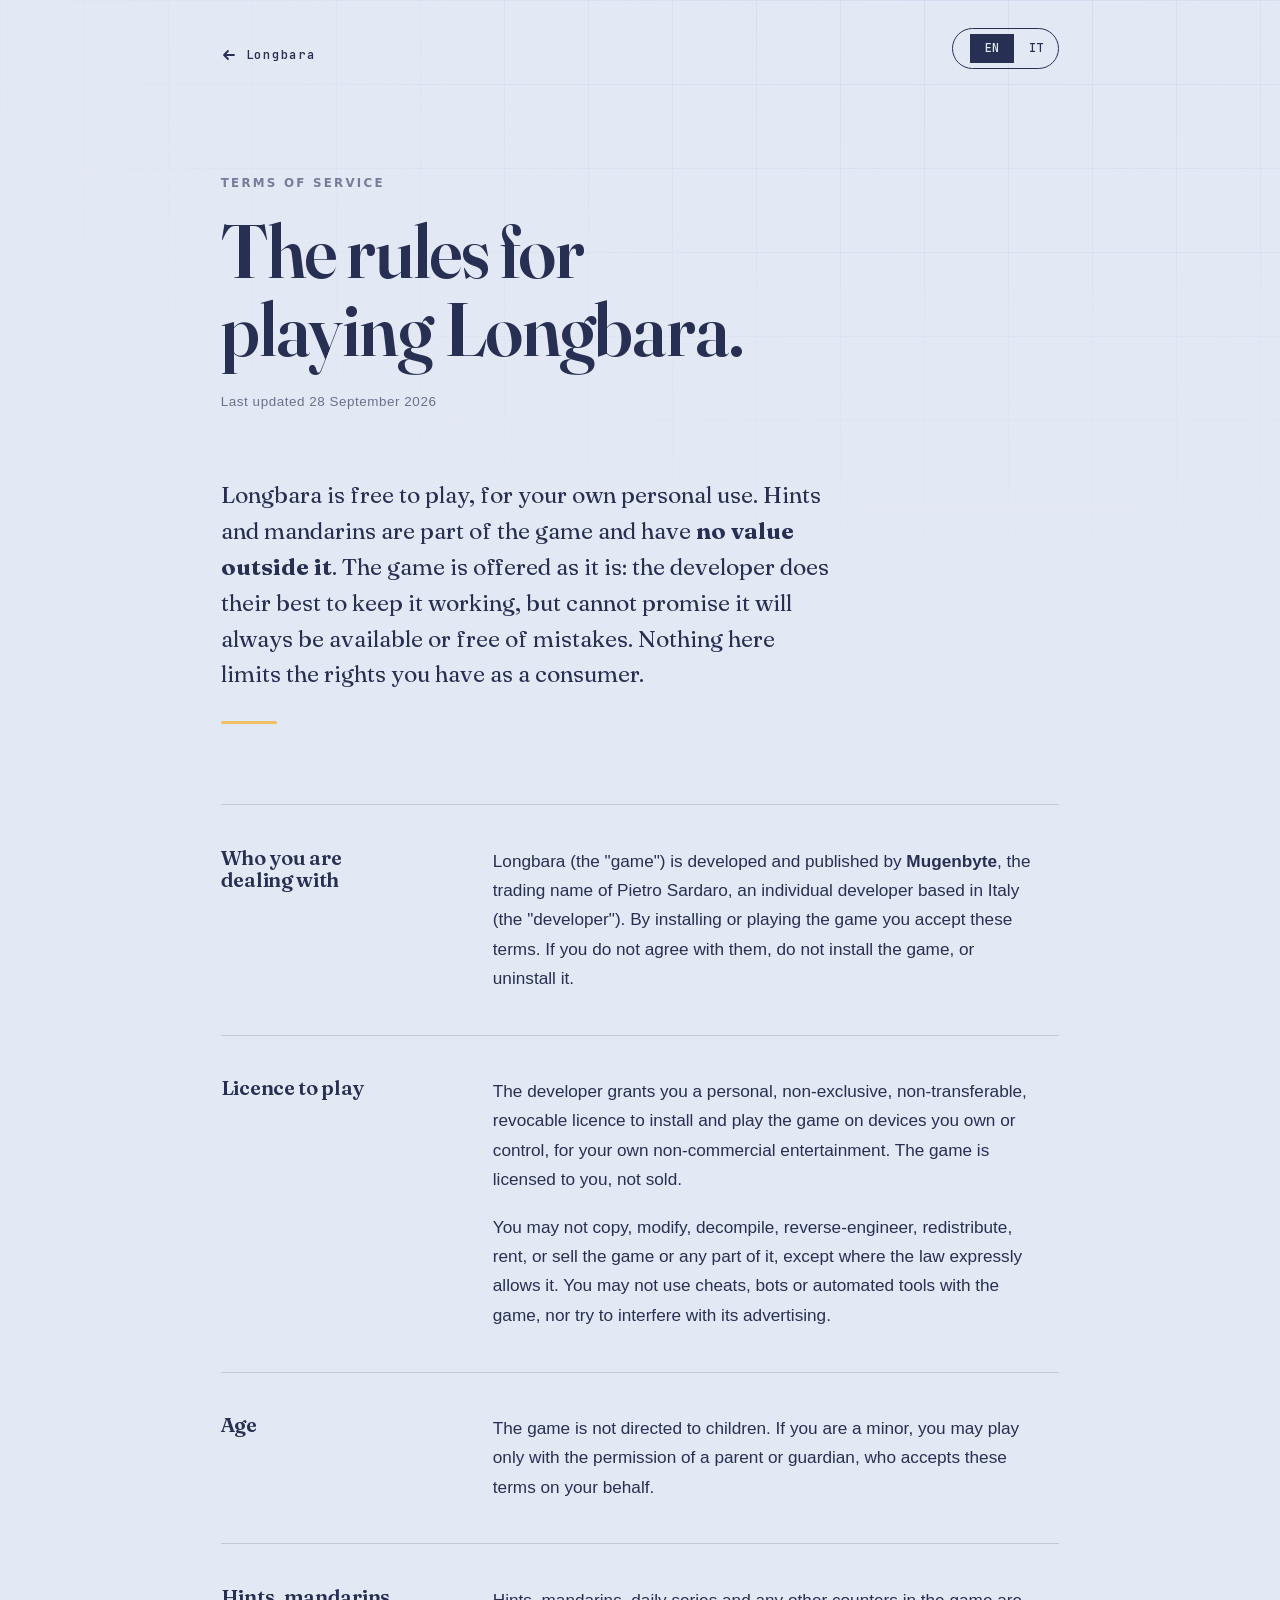
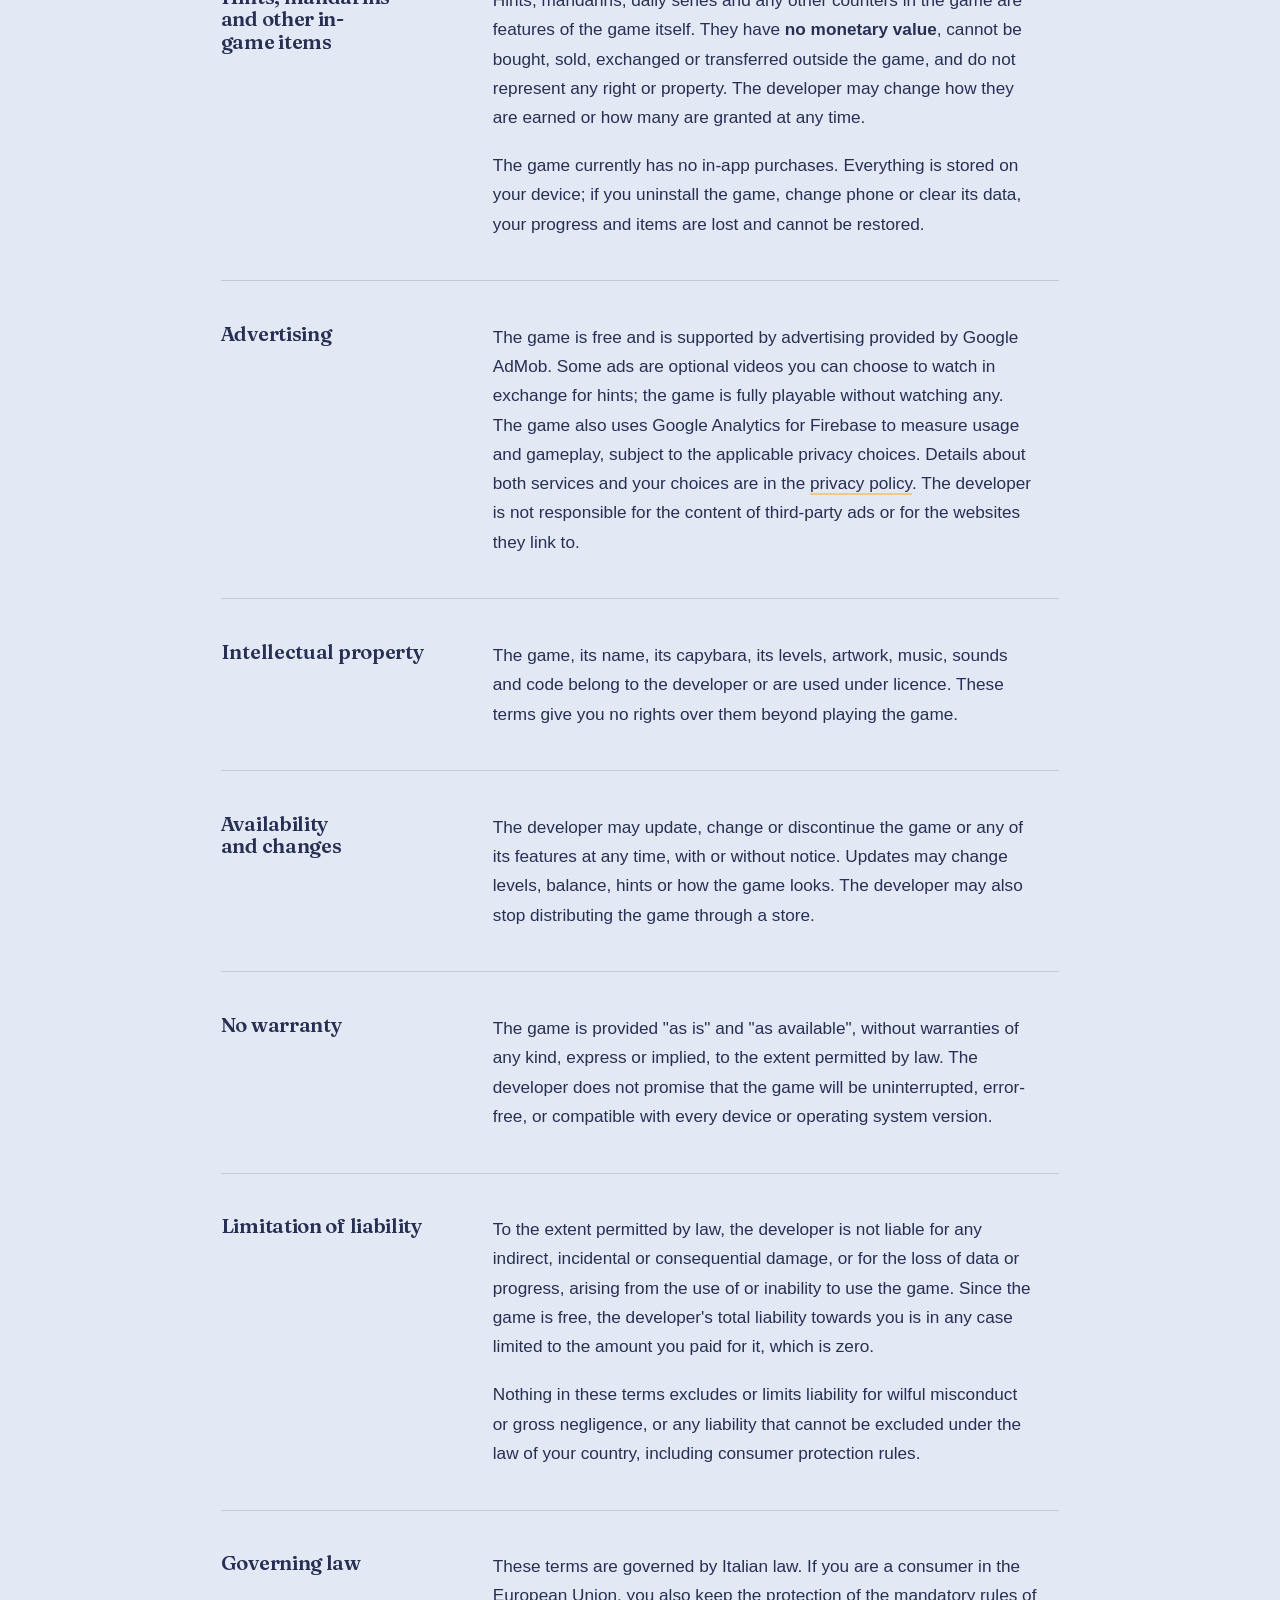
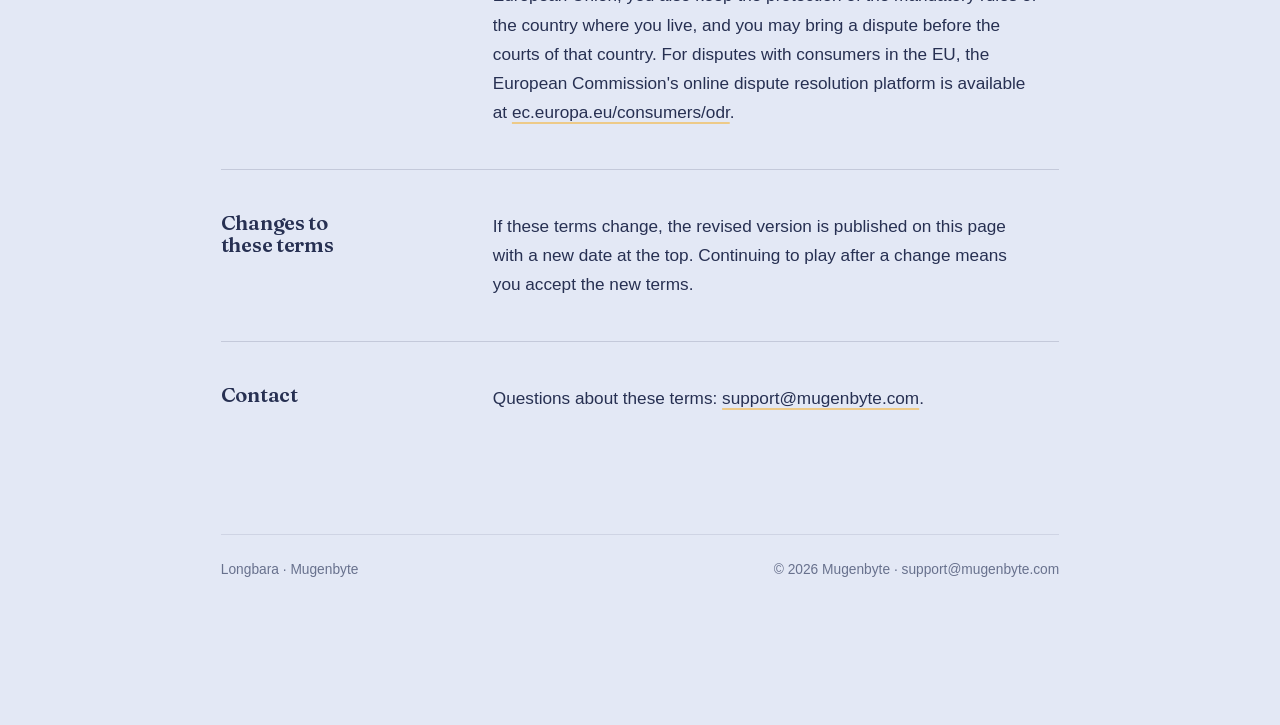
<file: longbara/terms.html>
<!doctype html>
<html lang="en" data-world="mirtillo">
<head>
<meta charset="utf-8">
<meta name="viewport" content="width=device-width, initial-scale=1">
<title data-en="Longbara — Terms of Service" data-it="Longbara — Termini di servizio">Longbara — Terms of Service</title>
<meta name="description"
      data-en="The licence to play Longbara, what hints and mandarins are, and what the developer is and is not responsible for."
      data-it="La licenza per giocare a Longbara, cosa sono suggerimenti e mandarini, e di cosa lo sviluppatore risponde e non risponde."
      content="The licence to play Longbara, what hints and mandarins are, and what the developer is and is not responsible for.">
<link rel="canonical" href="https://www.mugenbyte.com/longbara/terms">
<link rel="icon" href="/longbara/assets/icon.png" type="image/png">
<link rel="stylesheet" href="/assets/shared.css">
<link rel="stylesheet" href="/assets/site.css">
<link rel="stylesheet" href="/longbara/longbara.css">
<script src="/assets/mugenbyte.js"></script>
<style> main { max-width: 62rem; } </style>
</head>
<body>
<main class="legal">
  <div class="app-head">
    <a class="back" href="/longbara/"><svg viewBox="0 0 16 16" fill="none" stroke="currentColor" stroke-width="1.8" stroke-linecap="round" stroke-linejoin="round" aria-hidden="true"><path d="M13 8H3M7 4L3 8l4 4"/></svg>Longbara</a>
    <ul class="lang" aria-label="Language">
      <li><button type="button" data-lang="en" aria-pressed="true"><span>EN</span></button></li>
      <li><button type="button" data-lang="it" aria-pressed="false"><span>IT</span></button></li>
    </ul>
  </div>

  <header class="legal-head">
    <p class="eyebrow rise" lang="en">Terms of service</p>
    <p class="eyebrow rise" lang="it">Termini di servizio</p>
    <h1 class="rise" lang="en">The rules for playing Longbara.</h1>
    <h1 class="rise" lang="it">Le regole per giocare a Longbara.</h1>
    <p class="stamp muted rise" lang="en">Last updated 28 September 2026</p>
    <p class="stamp muted rise" lang="it">Ultimo aggiornamento: 28 settembre 2026</p>
  </header>

  <p class="summary rise" lang="en">
    Longbara is free to play, for your own personal use. Hints and mandarins are part of the game and have <strong>no value outside it</strong>. The game is offered as it is: the developer does their best to keep it working, but cannot promise it will always be available or free of mistakes. Nothing here limits the rights you have as a consumer.
  </p>
  <p class="summary rise" lang="it">
    Longbara è gratuito, per il tuo uso personale. Suggerimenti e mandarini fanno parte del gioco e <strong>non hanno alcun valore fuori da esso</strong>. Il gioco è offerto così com'è: lo sviluppatore fa del suo meglio per tenerlo funzionante, ma non può promettere che sia sempre disponibile o privo di errori. Nulla di quanto scritto qui limita i diritti che hai come consumatore.
  </p>

  <section>
    <h2 lang="en">Who you are dealing with</h2><h2 lang="it">Con chi hai a che fare</h2>
    <div lang="en">
      <p>Longbara (the "game") is developed and published by <strong>Mugenbyte</strong>, the trading name of Pietro Sardaro, an individual developer based in Italy (the "developer"). By installing or playing the game you accept these terms. If you do not agree with them, do not install the game, or uninstall it.</p>
    </div>
    <div lang="it">
      <p>Longbara (il "gioco") è sviluppato e pubblicato da <strong>Mugenbyte</strong>, nome commerciale di Pietro Sardaro, sviluppatore individuale con sede in Italia (lo "sviluppatore"). Installando o giocando accetti questi termini. Se non sei d'accordo, non installare il gioco, oppure disinstallalo.</p>
    </div>
  </section>

  <section>
    <h2 lang="en">Licence to play</h2><h2 lang="it">Licenza per giocare</h2>
    <div lang="en">
      <p>The developer grants you a personal, non-exclusive, non-transferable, revocable licence to install and play the game on devices you own or control, for your own non-commercial entertainment. The game is licensed to you, not sold.</p>
      <p>You may not copy, modify, decompile, reverse-engineer, redistribute, rent, or sell the game or any part of it, except where the law expressly allows it. You may not use cheats, bots or automated tools with the game, nor try to interfere with its advertising.</p>
    </div>
    <div lang="it">
      <p>Lo sviluppatore ti concede una licenza personale, non esclusiva, non trasferibile e revocabile per installare e giocare sui dispositivi che possiedi o controlli, per il tuo svago non commerciale. Il gioco ti è concesso in licenza, non venduto.</p>
      <p>Non puoi copiare, modificare, decompilare, effettuare reverse engineering, ridistribuire, noleggiare o vendere il gioco o parti di esso, salvo dove la legge lo consenta espressamente. Non puoi usare trucchi, bot o strumenti automatici con il gioco, né cercare di interferire con la sua pubblicità.</p>
    </div>
  </section>

  <section>
    <h2 lang="en">Age</h2><h2 lang="it">Età</h2>
    <div lang="en">
      <p>The game is not directed to children. If you are a minor, you may play only with the permission of a parent or guardian, who accepts these terms on your behalf.</p>
    </div>
    <div lang="it">
      <p>Il gioco non è rivolto ai bambini. Se sei minorenne puoi giocare solo con il permesso di un genitore o tutore, che accetta questi termini per te.</p>
    </div>
  </section>

  <section>
    <h2 lang="en">Hints, mandarins and other in-game items</h2><h2 lang="it">Suggerimenti, mandarini e altri oggetti di gioco</h2>
    <div lang="en">
      <p>Hints, mandarins, daily series and any other counters in the game are features of the game itself. They have <strong>no monetary value</strong>, cannot be bought, sold, exchanged or transferred outside the game, and do not represent any right or property. The developer may change how they are earned or how many are granted at any time.</p>
      <p>The game currently has no in-app purchases. Everything is stored on your device; if you uninstall the game, change phone or clear its data, your progress and items are lost and cannot be restored.</p>
    </div>
    <div lang="it">
      <p>Suggerimenti, mandarini, serie giornaliere e qualsiasi altro contatore sono funzioni del gioco stesso. <strong>Non hanno valore monetario</strong>, non possono essere comprati, venduti, scambiati o trasferiti fuori dal gioco, e non rappresentano alcun diritto o proprietà. Lo sviluppatore può cambiare in qualsiasi momento come si guadagnano o quanti ne vengono concessi.</p>
      <p>Al momento il gioco non ha acquisti in-app. Tutto è salvato sul tuo dispositivo; se disinstalli il gioco, cambi telefono o ne cancelli i dati, progressi e oggetti si perdono e non possono essere ripristinati.</p>
    </div>
  </section>

  <section>
    <h2 lang="en">Advertising</h2><h2 lang="it">Pubblicità</h2>
    <div lang="en">
      <p>The game is free and is supported by advertising provided by Google AdMob. Some ads are optional videos you can choose to watch in exchange for hints; the game is fully playable without watching any. The game also uses Google Analytics for Firebase to measure usage and gameplay, subject to the applicable privacy choices. Details about both services and your choices are in the <a href="/longbara/privacy">privacy policy</a>. The developer is not responsible for the content of third-party ads or for the websites they link to.</p>
    </div>
    <div lang="it">
      <p>Il gioco è gratuito e si sostiene con la pubblicità fornita da Google AdMob. Alcuni annunci sono video facoltativi che puoi scegliere di guardare in cambio di suggerimenti; il gioco è interamente giocabile senza guardarne alcuno. Il gioco usa inoltre Google Analytics for Firebase per misurare l'utilizzo e il gameplay, nel rispetto delle scelte privacy applicabili. I dettagli sui due servizi e sulle tue scelte sono nell'<a href="/longbara/privacy">informativa sulla privacy</a>. Lo sviluppatore non risponde del contenuto degli annunci di terzi né dei siti a cui rimandano.</p>
    </div>
  </section>

  <section>
    <h2 lang="en">Intellectual property</h2><h2 lang="it">Proprietà intellettuale</h2>
    <div lang="en">
      <p>The game, its name, its capybara, its levels, artwork, music, sounds and code belong to the developer or are used under licence. These terms give you no rights over them beyond playing the game.</p>
    </div>
    <div lang="it">
      <p>Il gioco, il suo nome, il suo capibara, i livelli, la grafica, la musica, i suoni e il codice appartengono allo sviluppatore o sono usati su licenza. Questi termini non ti danno alcun diritto su di essi oltre a quello di giocare.</p>
    </div>
  </section>

  <section>
    <h2 lang="en">Availability and changes</h2><h2 lang="it">Disponibilità e modifiche</h2>
    <div lang="en">
      <p>The developer may update, change or discontinue the game or any of its features at any time, with or without notice. Updates may change levels, balance, hints or how the game looks. The developer may also stop distributing the game through a store.</p>
    </div>
    <div lang="it">
      <p>Lo sviluppatore può aggiornare, cambiare o ritirare il gioco o qualsiasi sua funzione in qualsiasi momento, con o senza preavviso. Gli aggiornamenti possono cambiare livelli, bilanciamento, suggerimenti o l'aspetto del gioco. Lo sviluppatore può anche smettere di distribuire il gioco tramite uno store.</p>
    </div>
  </section>

  <section>
    <h2 lang="en">No warranty</h2><h2 lang="it">Nessuna garanzia</h2>
    <div lang="en">
      <p>The game is provided "as is" and "as available", without warranties of any kind, express or implied, to the extent permitted by law. The developer does not promise that the game will be uninterrupted, error-free, or compatible with every device or operating system version.</p>
    </div>
    <div lang="it">
      <p>Il gioco è fornito "così com'è" e "come disponibile", senza garanzie di alcun tipo, espresse o implicite, nei limiti consentiti dalla legge. Lo sviluppatore non promette che il gioco sia privo di interruzioni o errori, né compatibile con ogni dispositivo o versione del sistema operativo.</p>
    </div>
  </section>

  <section>
    <h2 lang="en">Limitation of liability</h2><h2 lang="it">Limitazione di responsabilità</h2>
    <div lang="en">
      <p>To the extent permitted by law, the developer is not liable for any indirect, incidental or consequential damage, or for the loss of data or progress, arising from the use of or inability to use the game. Since the game is free, the developer's total liability towards you is in any case limited to the amount you paid for it, which is zero.</p>
      <p>Nothing in these terms excludes or limits liability for wilful misconduct or gross negligence, or any liability that cannot be excluded under the law of your country, including consumer protection rules.</p>
    </div>
    <div lang="it">
      <p>Nei limiti consentiti dalla legge, lo sviluppatore non risponde di danni indiretti, incidentali o consequenziali, né della perdita di dati o progressi, derivanti dall'uso o dall'impossibilità di usare il gioco. Poiché il gioco è gratuito, la responsabilità totale dello sviluppatore verso di te è in ogni caso limitata a quanto hai pagato per il gioco, cioè zero.</p>
      <p>Nulla in questi termini esclude o limita la responsabilità per dolo o colpa grave, né alcuna responsabilità che non possa essere esclusa in base alla legge del tuo paese, comprese le norme a tutela dei consumatori.</p>
    </div>
  </section>

  <section>
    <h2 lang="en">Governing law</h2><h2 lang="it">Legge applicabile</h2>
    <div lang="en">
      <p>These terms are governed by Italian law. If you are a consumer in the European Union, you also keep the protection of the mandatory rules of the country where you live, and you may bring a dispute before the courts of that country. For disputes with consumers in the EU, the European Commission's online dispute resolution platform is available at <a href="https://ec.europa.eu/consumers/odr">ec.europa.eu/consumers/odr</a>.</p>
    </div>
    <div lang="it">
      <p>Questi termini sono regolati dalla legge italiana. Se sei un consumatore nell'Unione Europea mantieni anche la tutela delle norme inderogabili del paese in cui vivi, e puoi rivolgerti ai tribunali di quel paese. Per le controversie con i consumatori nell'UE è disponibile la piattaforma europea di risoluzione online delle controversie su <a href="https://ec.europa.eu/consumers/odr">ec.europa.eu/consumers/odr</a>.</p>
    </div>
  </section>

  <section>
    <h2 lang="en">Changes to these terms</h2><h2 lang="it">Modifiche a questi termini</h2>
    <div lang="en">
      <p>If these terms change, the revised version is published on this page with a new date at the top. Continuing to play after a change means you accept the new terms.</p>
    </div>
    <div lang="it">
      <p>Se questi termini cambiano, la versione aggiornata viene pubblicata su questa pagina con una nuova data in alto. Continuare a giocare dopo una modifica vuol dire accettare i nuovi termini.</p>
    </div>
  </section>

  <section>
    <h2 lang="en">Contact</h2><h2 lang="it">Contatti</h2>
    <div lang="en">
      <p>Questions about these terms: <a href="mailto:support@mugenbyte.com">support@mugenbyte.com</a>.</p>
    </div>
    <div lang="it">
      <p>Domande su questi termini: <a href="mailto:support@mugenbyte.com">support@mugenbyte.com</a>.</p>
    </div>
  </section>

  <footer class="app-foot muted">
    <span><a href="/longbara/">Longbara</a> · <a href="/">Mugenbyte</a></span>
    <span>© <span id="year">2026</span> Mugenbyte · <a href="mailto:support@mugenbyte.com">support@mugenbyte.com</a></span>
  </footer>
</main>
</body>
</html>
</file>
<file: assets/shared.css>
/* Mugenbyte — la parte comune a TUTTE le pagine del sito, di qualunque app.
   Qui stanno solo: i font self-hosted (il sito non carica nulla da terzi),
   il meccanismo delle due lingue e l'interruttore EN/IT. Lo stile di ogni
   pagina (colori, tipografia, impaginazione) sta nel suo foglio. */

@font-face {
  font-family: 'Archivo';
  src: url('fonts/archivo-latin.woff2') format('woff2');
  font-weight: 100 900;
  font-stretch: 62% 125%;
  font-style: normal;
  font-display: swap;
}
@font-face {
  font-family: 'JetBrains Mono';
  src: url('fonts/jetbrains-mono-latin.woff2') format('woff2');
  font-weight: 400 700;
  font-style: normal;
  font-display: swap;
}

/* --- due lingue, un file ---
   Ogni blocco di testo porta lang="en" o lang="it"; mugenbyte.js mette
   data-lang sull'elemento radice PRIMA che la pagina venga disegnata, e
   qui si nasconde la lingua che non serve. Senza JavaScript si vedono
   entrambe: meglio doppio che vuoto. */
html[data-lang="en"] [lang="it"],
html[data-lang="it"] [lang="en"] { display: none !important; }

/* --- interruttore EN / IT ---
   Disegnato con currentColor, cosi' prende il colore della pagina che lo
   ospita: inchiostro sulla carta, verde bosco su Longbara, bruno su Capydoku. */
.lang {
  display: inline-flex; padding: 0; margin: 0; list-style: none;
  border: 1px solid currentColor; border-radius: 999px; overflow: hidden;
  font: 500 .74rem/1 'JetBrains Mono', ui-monospace, Menlo, monospace;
  letter-spacing: .06em;
}
.lang button {
  font: inherit; color: inherit; background: transparent; border: 0;
  padding: .55rem .8rem; cursor: pointer; min-width: 2.75rem;
  transition: background-color .2s, color .2s;
}
.lang button[aria-pressed="true"] { background: currentColor; }
.lang button[aria-pressed="true"] > span { color: var(--lang-on, #fff); }
.lang button:focus-visible { outline: 2px solid currentColor; outline-offset: -2px; }

.mono { font-family: 'JetBrains Mono', ui-monospace, Menlo, monospace; }

.visually-hidden {
  position: absolute; width: 1px; height: 1px; overflow: hidden;
  clip: rect(0 0 0 0); white-space: nowrap;
}

@media (prefers-reduced-motion: reduce) {
  *, *::before, *::after { animation: none !important; transition: none !important; }
}
</file>
<file: assets/mugenbyte.css>
/* Mugenbyte — inchiostro e carta.
   Lo stile della casa, non di un'app: carta calda, inchiostro blu-nero, un
   solo accento (il vermiglio del bit acceso). Le app portano ciascuna la
   propria palette dentro la loro fascia. */

:root {
  --paper: #F6F1E8;
  --paper-2: #FBF8F2;
  --ink: #161A23;
  --ink-2: #3E4350;
  --mute: #8C867B;
  --line: #E2DBCE;
  --line-2: #C9C2B4;
  --hot: #E3462B;
  --lang-on: var(--paper);

  --edge: clamp(1.25rem, 5vw, 4rem);
  --measure: 34rem;
  color-scheme: light;
}

@media (prefers-color-scheme: dark) {
  :root {
    --paper: #14171E;
    --paper-2: #1C2028;
    --ink: #F1ECE2;
    --ink-2: #C5BFB3;
    --mute: #7E7A72;
    --line: #2A2F3A;
    --line-2: #3A404C;
    --lang-on: var(--paper);
    color-scheme: dark;
  }
}

* { box-sizing: border-box; }

body {
  margin: 0;
  background: var(--paper);
  color: var(--ink);
  font: 400 clamp(1rem, .96rem + .2vw, 1.075rem)/1.6 'Archivo', system-ui, -apple-system, 'Segoe UI', sans-serif;
  font-stretch: 100%;
  overflow-x: hidden;
  -webkit-font-smoothing: antialiased;
}

a { color: inherit; text-decoration: none; }
a:hover { color: var(--hot); }
p { margin: 0 0 1em; max-width: var(--measure); text-wrap: pretty; }
h1, h2, h3 { margin: 0; font-weight: 800; font-stretch: 118%; letter-spacing: -.035em; line-height: 1; text-wrap: balance; }
h1 { font-size: clamp(2.7rem, 1.2rem + 4.9vw, 5.6rem); line-height: .96; letter-spacing: -.04em; }
h2 { font-size: clamp(1.9rem, 1.3rem + 2.4vw, 2.75rem); line-height: 1.04; }
h3 { font-size: 1.35rem; letter-spacing: -.02em; line-height: 1.15; font-stretch: 100%; }

.eyebrow {
  font: 500 .72rem/1 'JetBrains Mono', ui-monospace, Menlo, monospace;
  letter-spacing: .14em; text-transform: uppercase; color: var(--mute);
}
.muted { color: var(--ink-2); }
.wide { font-stretch: 118%; }

/* --- carta a puntini: la trama del foglio, non una griglia di gioco --- */
.dots {
  background-image: radial-gradient(var(--line-2) 1px, transparent 1.2px);
  background-size: 28px 28px;
}

/* --- il mark --- */
.mark { display: inline-block; height: auto; }
.mark svg { display: block; width: 100%; height: auto; }
.mark .bit { fill: currentColor; }

/* --- testata --- */
.site-head {
  display: flex; align-items: center; justify-content: space-between; gap: 1rem;
  padding: 1.1rem var(--edge);
  border-bottom: 1px solid var(--line);
}
.brand { display: inline-flex; align-items: center; gap: .7rem; }
.brand .mark { width: 2.4rem; }
.brand .wordmark { font-weight: 700; font-stretch: 118%; font-size: 1.2rem; letter-spacing: -.025em; }
.site-nav { display: flex; align-items: center; gap: clamp(1rem, 3vw, 2.2rem); font-weight: 500; font-size: .95rem; }
@media (max-width: 40rem) { .site-nav > a { display: none; } }

/* --- apertura --- */
.hero {
  display: grid; grid-template-columns: minmax(0, 1.25fr) minmax(0, 1fr); gap: 2.5rem; align-items: center;
  padding: clamp(3rem, 8vw, 6rem) var(--edge) clamp(3rem, 7vw, 5.5rem);
}
.hero > div:first-child { display: flex; flex-direction: column; gap: 1.6rem; }
.hero .lede { font-size: clamp(1.1rem, 1rem + .6vw, 1.3rem); line-height: 1.5; color: var(--ink-2); margin: 0; max-width: 30rem; }
.hero .mark { width: min(100%, 36rem); justify-self: end; }
.hero-actions { display: flex; align-items: center; gap: 1rem; flex-wrap: wrap; }
@media (max-width: 52rem) {
  .hero { grid-template-columns: 1fr; gap: 2rem; }
  .hero .mark { width: min(70%, 22rem); justify-self: start; order: -1; }
}

.button {
  display: inline-flex; align-items: center; gap: .6rem;
  padding: .85rem 1.4rem; border-radius: 999px; font-weight: 600; font-size: .95rem;
  background: var(--ink); color: var(--paper); border: 0; cursor: pointer; font-family: inherit;
  transition: transform .25s cubic-bezier(.16,1,.3,1), background-color .25s;
}
.button:hover { transform: translateY(-2px); background: var(--hot); color: #fff; }
.button--hot { background: var(--hot); color: #fff; }
.button--hot:hover { background: var(--ink); color: var(--paper); }
.button svg { width: 1em; height: 1em; }

/* --- catalogo --- */
.section-head {
  display: flex; align-items: baseline; justify-content: space-between; gap: 1rem; flex-wrap: wrap;
  padding: 2.4rem var(--edge) 1.2rem; border-top: 1px solid var(--line);
}
.section-head p { margin: 0; color: var(--ink-2); font-size: .95rem; }

.apps { display: grid; gap: 1.25rem; padding: 0 var(--edge); }

/* Una fascia per app. I colori vengono dalle variabili --a-* che ogni fascia
   dichiara inline: sono la palette dell'app, non della casa. */
.app {
  --a-bg: var(--paper-2); --a-ink: var(--ink); --a-mute: var(--ink-2); --a-chip: var(--line);
  display: grid; grid-template-columns: minmax(0, 1.15fr) minmax(0, 1fr); gap: 2.5rem; align-items: center;
  padding: clamp(1.8rem, 4vw, 3.5rem) clamp(1.4rem, 4vw, 3.75rem);
  border-radius: 1.25rem; background: var(--a-bg); color: var(--a-ink);
  position: relative; overflow: hidden;
  transition: transform .35s cubic-bezier(.16,1,.3,1), box-shadow .35s;
}
.app:hover { color: var(--a-ink); transform: translateY(-3px); box-shadow: 0 18px 44px color-mix(in oklab, var(--a-ink) 16%, transparent); }
.app-text { display: flex; flex-direction: column; gap: 1.2rem; }
.app-head { display: flex; align-items: center; gap: 1.2rem; }
.app-icon { width: clamp(64px, 10vw, 84px); height: auto; border-radius: 24%; flex: none;
            box-shadow: 0 10px 26px color-mix(in oklab, var(--a-ink) 22%, transparent); }
.app-head h3 { font-size: clamp(1.9rem, 1.4rem + 1.8vw, 2.75rem); line-height: 1; }
.app-head p { margin: .3rem 0 0; color: var(--a-mute); font-size: 1.02rem; }
.app p { max-width: 28rem; }
.app-foot { display: flex; align-items: center; gap: 1rem; flex-wrap: wrap; }
.chip {
  font: 500 .68rem/1 'JetBrains Mono', ui-monospace, Menlo, monospace; letter-spacing: .12em; text-transform: uppercase;
  padding: .55rem .8rem; border-radius: 999px; background: var(--a-chip); color: var(--a-ink);
}
.app-cta { display: inline-flex; align-items: center; gap: .5rem; font-weight: 600; font-size: .95rem; }
.app-cta svg { width: 1em; height: 1em; transition: transform .25s; }
.app:hover .app-cta svg { transform: translateX(4px); }
.app-art { position: relative; min-height: 14rem; }
@media (max-width: 52rem) {
  .app { grid-template-columns: 1fr; }
  .app-art { min-height: 11rem; }
}

/* --- promesse --- */
.about {
  display: grid; grid-template-columns: minmax(0, 1fr) minmax(0, 2fr); gap: clamp(2rem, 5vw, 4rem);
  padding: clamp(3.5rem, 8vw, 6rem) var(--edge); margin-top: clamp(3rem, 6vw, 5rem);
  border-top: 1px solid var(--line);
}
.about > div:first-child { display: flex; flex-direction: column; gap: 1.1rem; }
.promises { display: grid; grid-template-columns: repeat(3, minmax(0, 1fr)); gap: 1.4rem; }
.promise {
  display: flex; flex-direction: column; gap: .8rem; padding: 1.5rem;
  border: 1px solid var(--ink); border-radius: .9rem;
}
.promise .n { font: 500 .78rem/1 'JetBrains Mono', ui-monospace, Menlo, monospace; color: var(--hot); }
.promise p { margin: 0; font-size: .95rem; line-height: 1.5; color: var(--ink-2); }
@media (max-width: 60rem) { .about { grid-template-columns: 1fr; } }
@media (max-width: 44rem) { .promises { grid-template-columns: 1fr; } }

/* --- contatto --- */
.contact {
  display: grid; grid-template-columns: minmax(0, 1fr) minmax(0, 1fr); gap: clamp(2rem, 5vw, 4rem);
  padding: clamp(3rem, 7vw, 5.5rem) var(--edge) clamp(3.5rem, 8vw, 6rem); border-top: 1px solid var(--line);
}
.contact > div:first-child { display: flex; flex-direction: column; gap: 1.1rem; }
form { display: grid; gap: .9rem; }
label { display: grid; gap: .4rem; }
label > span { font: 500 .68rem/1 'JetBrains Mono', ui-monospace, Menlo, monospace; letter-spacing: .12em; text-transform: uppercase; color: var(--mute); }
input, textarea {
  font: inherit; color: var(--ink); background: var(--paper-2);
  border: 1px solid var(--line-2); border-radius: .65rem; padding: .75rem .9rem; width: 100%;
}
input:focus-visible, textarea:focus-visible { outline: 2px solid var(--hot); outline-offset: 2px; border-color: transparent; }
textarea { min-height: 7.5rem; resize: vertical; }
.note { font-size: .85rem; color: var(--mute); margin: 0; }
@media (max-width: 52rem) { .contact { grid-template-columns: 1fr; } }

/* --- piede --- */
.site-foot {
  display: flex; align-items: center; justify-content: space-between; gap: .8rem 1.6rem; flex-wrap: wrap;
  padding: 1.6rem var(--edge); border-top: 1px solid var(--ink); font-size: .85rem; color: var(--ink-2);
}
.site-foot .brand .mark { width: 1.5rem; }

/* --- entrata --- */
.rise { opacity: 0; transform: translateY(14px); animation: rise .9s cubic-bezier(.16,1,.3,1) forwards; }
.rise:nth-child(2) { animation-delay: .06s; }
.rise:nth-child(3) { animation-delay: .12s; }
.rise:nth-child(4) { animation-delay: .18s; }
@keyframes rise { to { opacity: 1; transform: none; } }
@media (prefers-reduced-motion: reduce) { .rise { opacity: 1; transform: none; } }
</file>
<file: assets/site.css>
/* Longbara — foglio di stile comune al sito e all'informativa.
   Le dieci ambientazioni sono quelle vere del gioco, prese da LevelPalette.cs:
   il colore che vedi qui e' lo stesso che vedi giocando. */

@font-face {
  font-family: 'Fraunces';
  src: url('fonts/fraunces-latin.woff2') format('woff2-variations');
  font-weight: 300 900;
  font-style: normal;
  font-display: swap;
}

:root {
  /* Bosco, l'ambientazione dei primi livelli */
  --sky:    #E4EDD8;
  --board:  #D3E2C4;
  --ground: #BCD2A8;
  --block:  #7FA46B;
  --body:   #BC8A5C;
  --ink:    #3B4A32;
  --accent: #E8A64E;

  --measure: 34rem;
  --edge: clamp(1.5rem, 6vw, 7rem);

  color-scheme: light;
}

[data-world="tramonto"] { --sky:#FDE7D6; --board:#F7D3BA; --ground:#EFBE9B; --block:#D08A66; --body:#B5794A; --ink:#4E2F22; --accent:#EE8B52; }
[data-world="lavanda"]  { --sky:#EDE6F6; --board:#DDD2EE; --ground:#C7B8E2; --block:#8570B0; --body:#BC8A5C; --ink:#3C3155; --accent:#B78FE0; }
[data-world="menta"]    { --sky:#DDF2E9; --board:#C6E7DA; --ground:#A9DAC7; --block:#4E9B83; --body:#C08A55; --ink:#21443B; --accent:#F2AF57; }
[data-world="sabbia"]   { --sky:#F8EFDC; --board:#F0E1C2; --ground:#E2CDA2; --block:#AE9160; --body:#AE7440; --ink:#4B3D26; --accent:#E9A845; }
[data-world="mirtillo"] { --sky:#E3E8F5; --board:#CFD8EE; --ground:#B5C2E2; --block:#5C6C9E; --body:#BE8A5A; --ink:#273052; --accent:#F0C063; }
[data-world="cielo"]    { --sky:#DEF0F8; --board:#C7E4F1; --ground:#A9D5E9; --block:#4F87A2; --body:#C08C5C; --ink:#1F3B46; --accent:#F5A155; }
[data-world="cacao"]    { --sky:#F3E5D6; --board:#E5D0B8; --ground:#D2B694; --block:#8A6446; --body:#9C6338; --ink:#3B2718; --accent:#D9884A; }
[data-world="rosa"]     { --sky:#FAE6E7; --board:#F2CFD4; --ground:#E7B6BF; --block:#AE6A7A; --body:#B5825C; --ink:#48292F; --accent:#E5828F; }
[data-world="muschio"]  { --sky:#F4F2D8; --board:#E5E5B8; --ground:#D3D69B; --block:#78854C; --body:#B4844A; --ink:#383B20; --accent:#DDA047; }

* { box-sizing: border-box; }

body {
  margin: 0;
  background: var(--sky);
  color: var(--ink);
  font: 400 clamp(1rem, .96rem + .2vw, 1.075rem)/1.7
        ui-rounded, "SF Pro Rounded", "Segoe UI", "Helvetica Neue", sans-serif;
  transition: background-color .5s cubic-bezier(.22,1,.36,1), color .5s cubic-bezier(.22,1,.36,1);
  overflow-x: hidden;
}

/* La griglia del gioco, appena accennata sul fondo. */
body::before {
  content: "";
  position: fixed;
  inset: 0;
  z-index: -1;
  opacity: .55;
  background-image:
    linear-gradient(to right, color-mix(in oklab, var(--ground) 55%, transparent) 1px, transparent 1px),
    linear-gradient(to bottom, color-mix(in oklab, var(--ground) 55%, transparent) 1px, transparent 1px);
  background-size: 84px 84px;
  mask-image: radial-gradient(120% 90% at 78% 0%, #000 0%, transparent 72%);
}

main { max-width: 68rem; margin: 0 auto; padding: 0 var(--edge) clamp(4rem, 12vw, 9rem); }

/* --- tipografia --- */

h1, h2, h3, .display {
  font-family: 'Fraunces', Georgia, 'Times New Roman', serif;
  font-variation-settings: 'opsz' 120, 'SOFT' 40;
  font-weight: 600;
  letter-spacing: -.015em;
  line-height: 1.04;
  margin: 0;
  text-wrap: balance;
}

h1 { font-size: clamp(3.1rem, 1.6rem + 6.6vw, 7.5rem); }
h2 { font-size: clamp(1.75rem, 1.3rem + 1.9vw, 2.9rem); line-height: 1.1; }
h3 { font-size: clamp(1.12rem, 1rem + .5vw, 1.4rem); font-variation-settings: 'opsz' 20; }

p { margin: 0 0 1.1em; max-width: var(--measure); }
a { color: inherit; text-underline-offset: .22em; text-decoration-thickness: 1.5px;
    text-decoration-color: color-mix(in oklab, var(--accent) 75%, transparent); }
a:hover { text-decoration-color: var(--accent); }

.muted { color: color-mix(in oklab, var(--ink) 62%, var(--sky)); }
.eyebrow {
  font: 600 .74rem/1 ui-rounded, "SF Pro Rounded", system-ui, sans-serif;
  letter-spacing: .19em; text-transform: uppercase;
  color: color-mix(in oklab, var(--ink) 55%, var(--sky));
  margin: 0 0 1.4rem;
}
.rule { height: 1px; border: 0; background: color-mix(in oklab, var(--ink) 16%, transparent); margin: 0; }

/* --- entrata: una sola sequenza, all'apertura --- */
.rise { opacity: 0; transform: translateY(14px); animation: rise .9s cubic-bezier(.16,1,.3,1) forwards; }
.rise:nth-child(2) { animation-delay: .06s; }
.rise:nth-child(3) { animation-delay: .12s; }
.rise:nth-child(4) { animation-delay: .18s; }
@keyframes rise { to { opacity: 1; transform: none; } }

@media (prefers-reduced-motion: reduce) {
  *, *::before, *::after { animation: none !important; transition: none !important; }
  .rise { opacity: 1; transform: none; }
}

/* Scuro: non un tema inventato, ma la stessa ambientazione girata.
   L'inchiostro diventa il fondo, il cielo diventa il testo.
   Sta in fondo al foglio apposta: a parita' di specificita' vince l'ultima
   regola, e messo prima di body{} non avrebbe mai effetto. */
@media (prefers-color-scheme: dark) {
  :root { color-scheme: dark; }
  body { background: var(--ink); color: var(--sky); }
  body::before { opacity: .10; }
  .rule { background: color-mix(in oklab, var(--sky) 22%, transparent); }
  .muted { color: color-mix(in oklab, var(--sky) 66%, var(--ink)); }
  .eyebrow { color: color-mix(in oklab, var(--sky) 58%, var(--ink)); }
  .chip { border-color: color-mix(in oklab, var(--sky) 24%, transparent); color: var(--sky); }
  .chip[aria-pressed="true"] { background: var(--sky); color: var(--ink); border-color: var(--sky); }
  input, textarea { background: color-mix(in oklab, var(--sky) 8%, transparent); color: var(--sky);
                    border-color: color-mix(in oklab, var(--sky) 22%, transparent); }
  .tile { background: color-mix(in oklab, var(--sky) 12%, transparent); }
  .tile--filled { background: color-mix(in oklab, var(--body) 80%, var(--ink)); }
}
</file>
<file: longbara/longbara.css>
/* Longbara — quello che le tre pagine del gioco (scheda, privacy, termini)
   hanno in comune oltre a site.css: la testata che riporta a Mugenbyte,
   il piede, e l'impaginazione "da rivista" delle pagine legali. */

:root { --lang-on: var(--sky); }
@media (prefers-color-scheme: dark) { :root { --lang-on: var(--ink); } }

.app-head {
  display: flex; align-items: center; justify-content: space-between; gap: 1rem;
  padding: clamp(1.25rem, 3vw, 1.75rem) 0 0;
}
.back {
  display: inline-flex; align-items: center; gap: .55rem;
  font: 500 .8rem/1 'JetBrains Mono', ui-monospace, Menlo, monospace; letter-spacing: .06em;
  text-decoration: none;
}
.back svg { width: 1rem; height: 1rem; transition: transform .25s; }
.back:hover svg { transform: translateX(-3px); }

.app-foot {
  margin-top: clamp(3rem, 8vw, 5rem); padding-top: 1.4rem;
  border-top: 1px solid color-mix(in oklab, currentColor 16%, transparent);
  font-size: .86rem; display: flex; flex-wrap: wrap; justify-content: space-between; gap: .6rem 1.6rem;
}
.app-foot a { text-decoration: none; }

/* --- pagine legali --- */
.legal-head { padding: clamp(3rem, 9vw, 6rem) 0 clamp(2rem, 5vw, 3rem); }
.legal-head h1 { font-size: clamp(2.4rem, 1.5rem + 4vw, 5rem); max-width: 16ch; }
.stamp { font-size: .84rem; letter-spacing: .04em; margin-top: 1.4rem; }

.summary {
  font-size: clamp(1.1rem, 1rem + .6vw, 1.45rem); line-height: 1.55; max-width: 38rem;
  font-family: 'Fraunces', Georgia, serif; font-variation-settings: 'opsz' 30, 'SOFT' 30; font-weight: 400;
  margin: 0 0 clamp(3rem, 8vw, 5rem);
}
.summary strong { font-weight: 700; }
.summary::after { content: ""; display: block; width: 3.5rem; height: 3px; border-radius: 2px; background: var(--accent); margin-top: 1.8rem; }

.legal section {
  display: grid; gap: .4rem clamp(2rem, 5vw, 4rem);
  grid-template-columns: minmax(0, 13rem) minmax(0, 1fr);
  padding: clamp(1.8rem, 4vw, 2.6rem) 0;
  border-top: 1px solid color-mix(in oklab, currentColor 16%, transparent);
}
.legal section h2 {
  font-size: clamp(1.05rem, .95rem + .4vw, 1.3rem); font-variation-settings: 'opsz' 18, 'SOFT' 30;
  position: sticky; top: 1.5rem; align-self: start;
}
.legal section > div > :last-child { margin-bottom: 0; }
@media (max-width: 48rem) {
  .legal section { grid-template-columns: 1fr; gap: .9rem; }
  .legal section h2 { position: static; }
}
.legal ul { padding-left: 1.1rem; margin: 0 0 1.1em; max-width: var(--measure); }
.legal li { margin: .3rem 0; }
.legal li::marker { color: var(--accent); }
code {
  font-family: 'JetBrains Mono', ui-monospace, Menlo, monospace; font-size: .86em;
  background: color-mix(in oklab, currentColor 9%, transparent); padding: .12em .4em; border-radius: .35rem;
}
</file>
